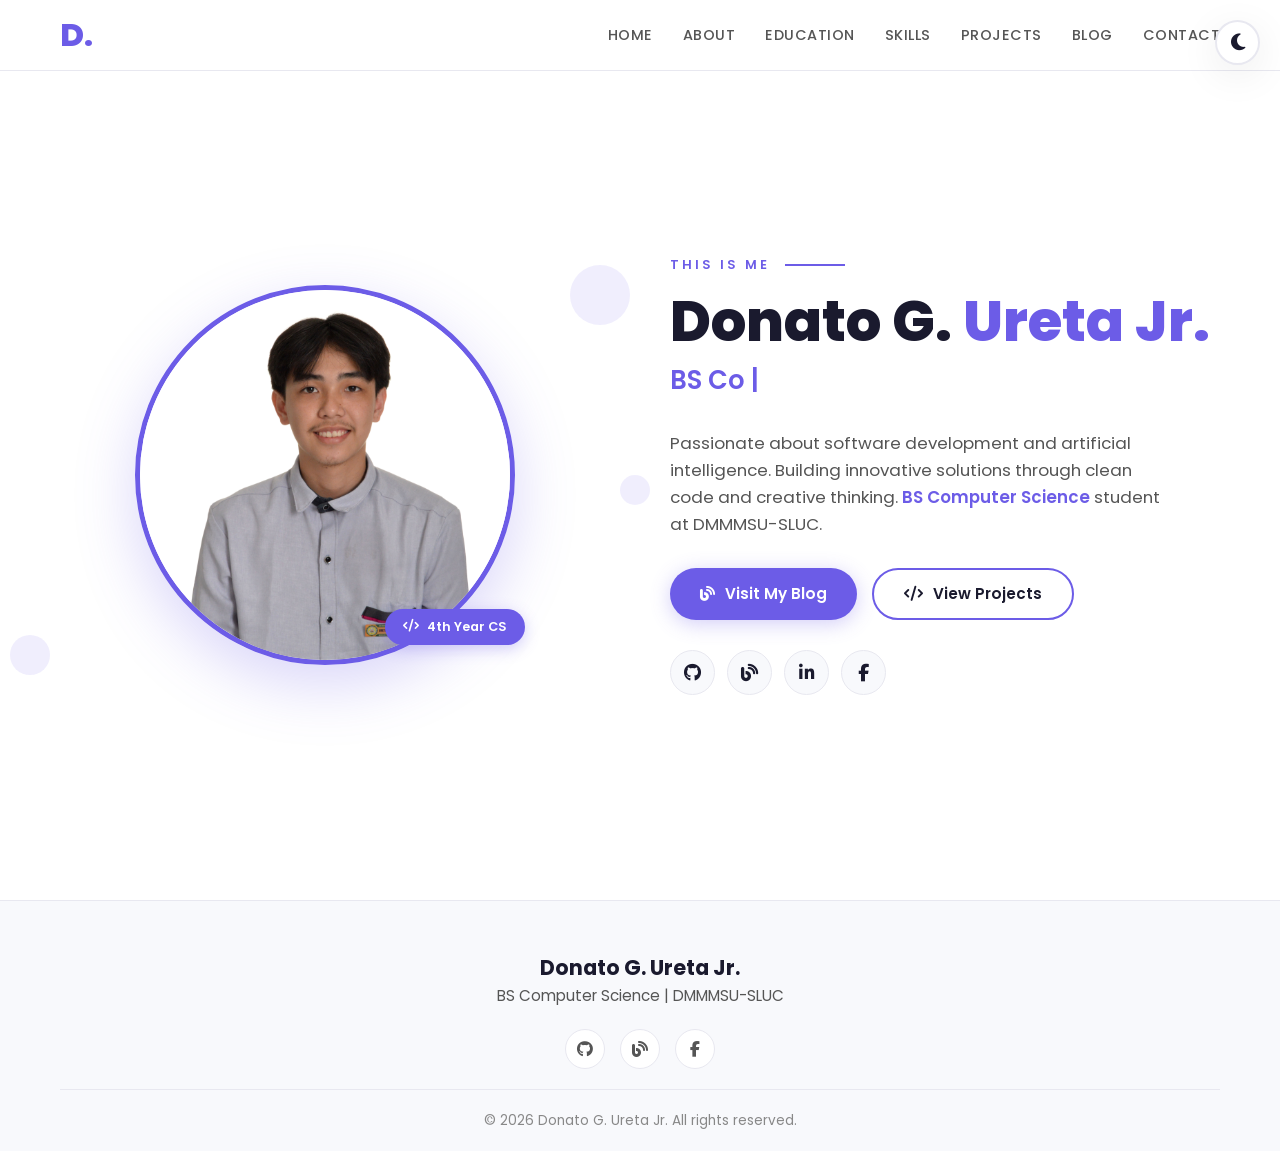
<file: index.html>
<!DOCTYPE html>
<html lang="en">
<head>
    <meta charset="UTF-8" />
    <meta name="viewport" content="width=device-width, initial-scale=1.0" />
    <title>Donato G. Ureta Jr. | Home</title>
    
    <link href="https://fonts.googleapis.com/css2?family=Poppins:wght@300;400;500;600;700;800;900&display=swap" rel="stylesheet" />
    <link rel="stylesheet" href="https://cdnjs.cloudflare.com/ajax/libs/font-awesome/6.4.0/css/all.min.css" />
    <link rel="stylesheet" href="css/style.css" />
</head>
<body>
    <!-- Theme Toggle -->
    <div class="theme-toggle" id="themeToggle" aria-label="Toggle Theme">
        <i class="fas fa-moon"></i>
    </div>

    <!-- Navigation -->
    <nav class="navbar" id="navbar">
        <div class="nav-container">
            <div class="nav-logo">
                <a href="index.html">D<span>.</span></a>
            </div>
            <ul class="nav-menu" id="navMenu">
                <li><a href="index.html" class="nav-link active">Home</a></li>
                <li><a href="about.html" class="nav-link">About</a></li>
                <li><a href="education.html" class="nav-link">Education</a></li>
                <li><a href="skills.html" class="nav-link">Skills</a></li>
                <li><a href="projects.html" class="nav-link">Projects</a></li>
                <li><a href="blog.html" class="nav-link">Blog</a></li>
                <li><a href="contact.html" class="nav-link">Contact</a></li>
            </ul>
            <div class="hamburger" id="hamburger">
                <span></span><span></span><span></span>
            </div>
        </div>
    </nav>

    <!-- HOME SECTION -->
    <section id="home" class="home">
        <div class="home-container">
            <div class="home-content">
                <div class="home-image-wrapper">
                    <div class="home-image">
                        <div class="image-frame">
                            <div class="image-border">
                                <img src="images/profile-placeholder.jpg" alt="Donato G. Ureta Jr." />
                            </div>
                            <div class="image-badge">
                                <i class="fas fa-code"></i> 4th Year CS
                            </div>
                        </div>
                        <div class="floating-shapes">
                            <span class="shape shape-1"></span>
                            <span class="shape shape-2"></span>
                            <span class="shape shape-3"></span>
                        </div>
                    </div>
                </div>

                <div class="home-text">
                    <div class="home-greeting">
                        <span class="greeting-label">THIS IS ME</span>
                        <span class="greeting-line"></span>
                    </div>
                    <h1 class="home-name">Donato G. <span>Ureta Jr.</span></h1>
                    <div class="home-title-wrapper">
                        <h2 class="home-title">
                            <span class="typed-text" id="typedText"></span>
                            <span class="cursor">|</span>
                        </h2>
                    </div>
                    <p class="home-description">
                        Passionate about software development and artificial intelligence. 
                        Building innovative solutions through clean code and creative thinking.
                        <span class="highlight-text">BS Computer Science</span> student at DMMMSU-SLUC.
                    </p>
                    <div class="home-buttons">
                        <a href="blog.html" class="btn btn-primary">
                            <i class="fas fa-blog"></i> Visit My Blog
                        </a>
                        <a href="projects.html" class="btn btn-secondary">
                            <i class="fas fa-code"></i> View Projects
                        </a>
                    </div>
                    <div class="home-social">
                        <!-- GitHub -->
                        <a href="https://github.com/djureta23109563-spec" target="_blank" class="social-link" aria-label="GitHub">
                            <i class="fab fa-github"></i>
                        </a>
                        <!-- Blog -->
                        <a href="https://react-blog-bpx3.vercel.app" target="_blank" class="social-link" aria-label="Blog">
                            <i class="fas fa-blog"></i>
                        </a>
                        <!-- LinkedIn -->
                        <a href="https://github.com/djureta23109563-spec/react-blog" target="_blank" class="social-link" aria-label="LinkedIn">
                            <i class="fab fa-linkedin-in"></i>
                        </a>
                        <!-- Facebook -->
                        <a href="https://www.facebook.com/share/1DteAxSLZU/" target="_blank" class="social-link" aria-label="Facebook">
                            <i class="fab fa-facebook-f"></i>
                        </a>
                    </div>
                </div>
            </div>
        </div>
    </section>

    <!-- Footer -->
    <footer class="footer">
        <div class="container">
            <div class="footer-content">
                <div class="footer-text">
                    <h3>Donato G. Ureta Jr.</h3>
                    <p>BS Computer Science | DMMMSU-SLUC</p>
                </div>
                <div class="footer-social">
                    <a href="https://github.com/djureta23109563-spec" target="_blank"><i class="fab fa-github"></i></a>
                    <a href="https://react-blog-bpx3.vercel.app" target="_blank"><i class="fas fa-blog"></i></a>
                    <a href="https://www.facebook.com/share/1DteAxSLZU/" target="_blank"><i class="fab fa-facebook-f"></i></a>
                </div>
                <div class="footer-bottom">
                    <p>&copy; 2026 Donato G. Ureta Jr. All rights reserved.</p>
                </div>
            </div>
        </div>
    </footer>

    <script src="js/script.js"></script>
</body>
</html>
</file>
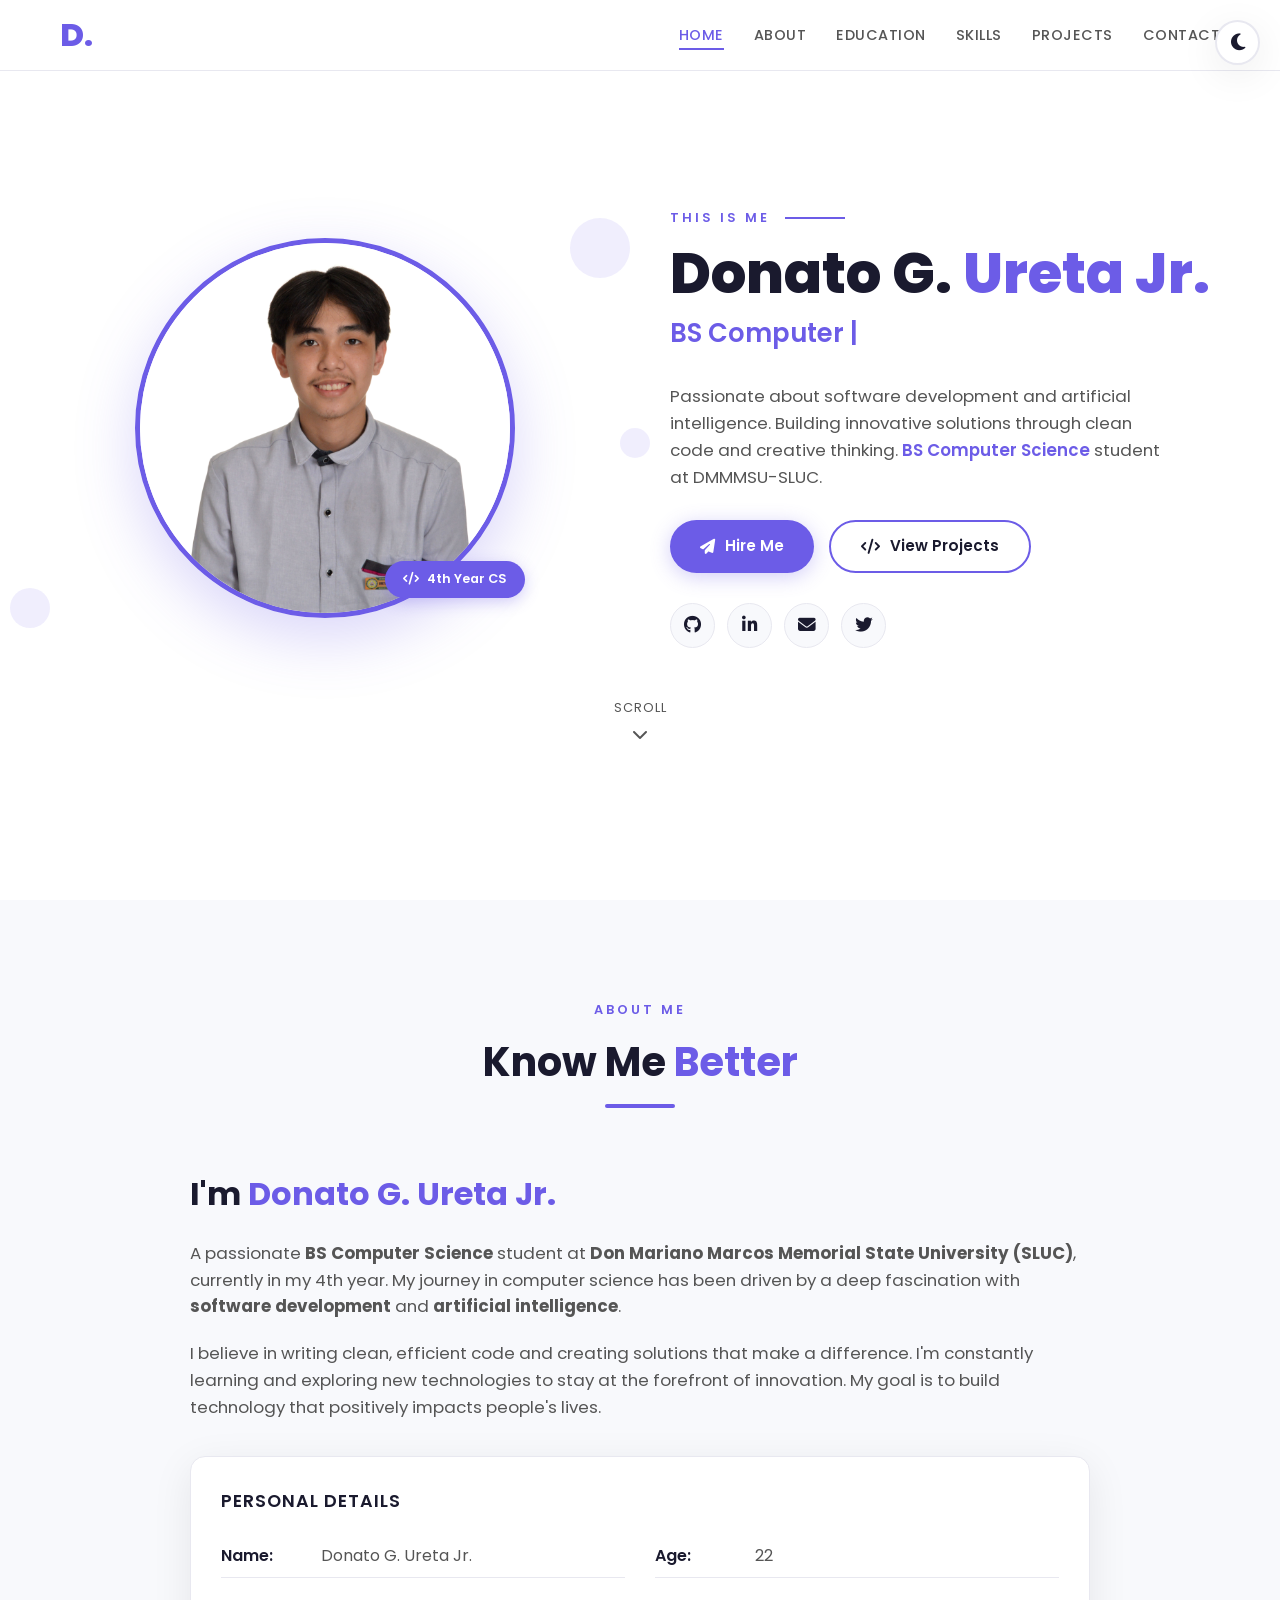
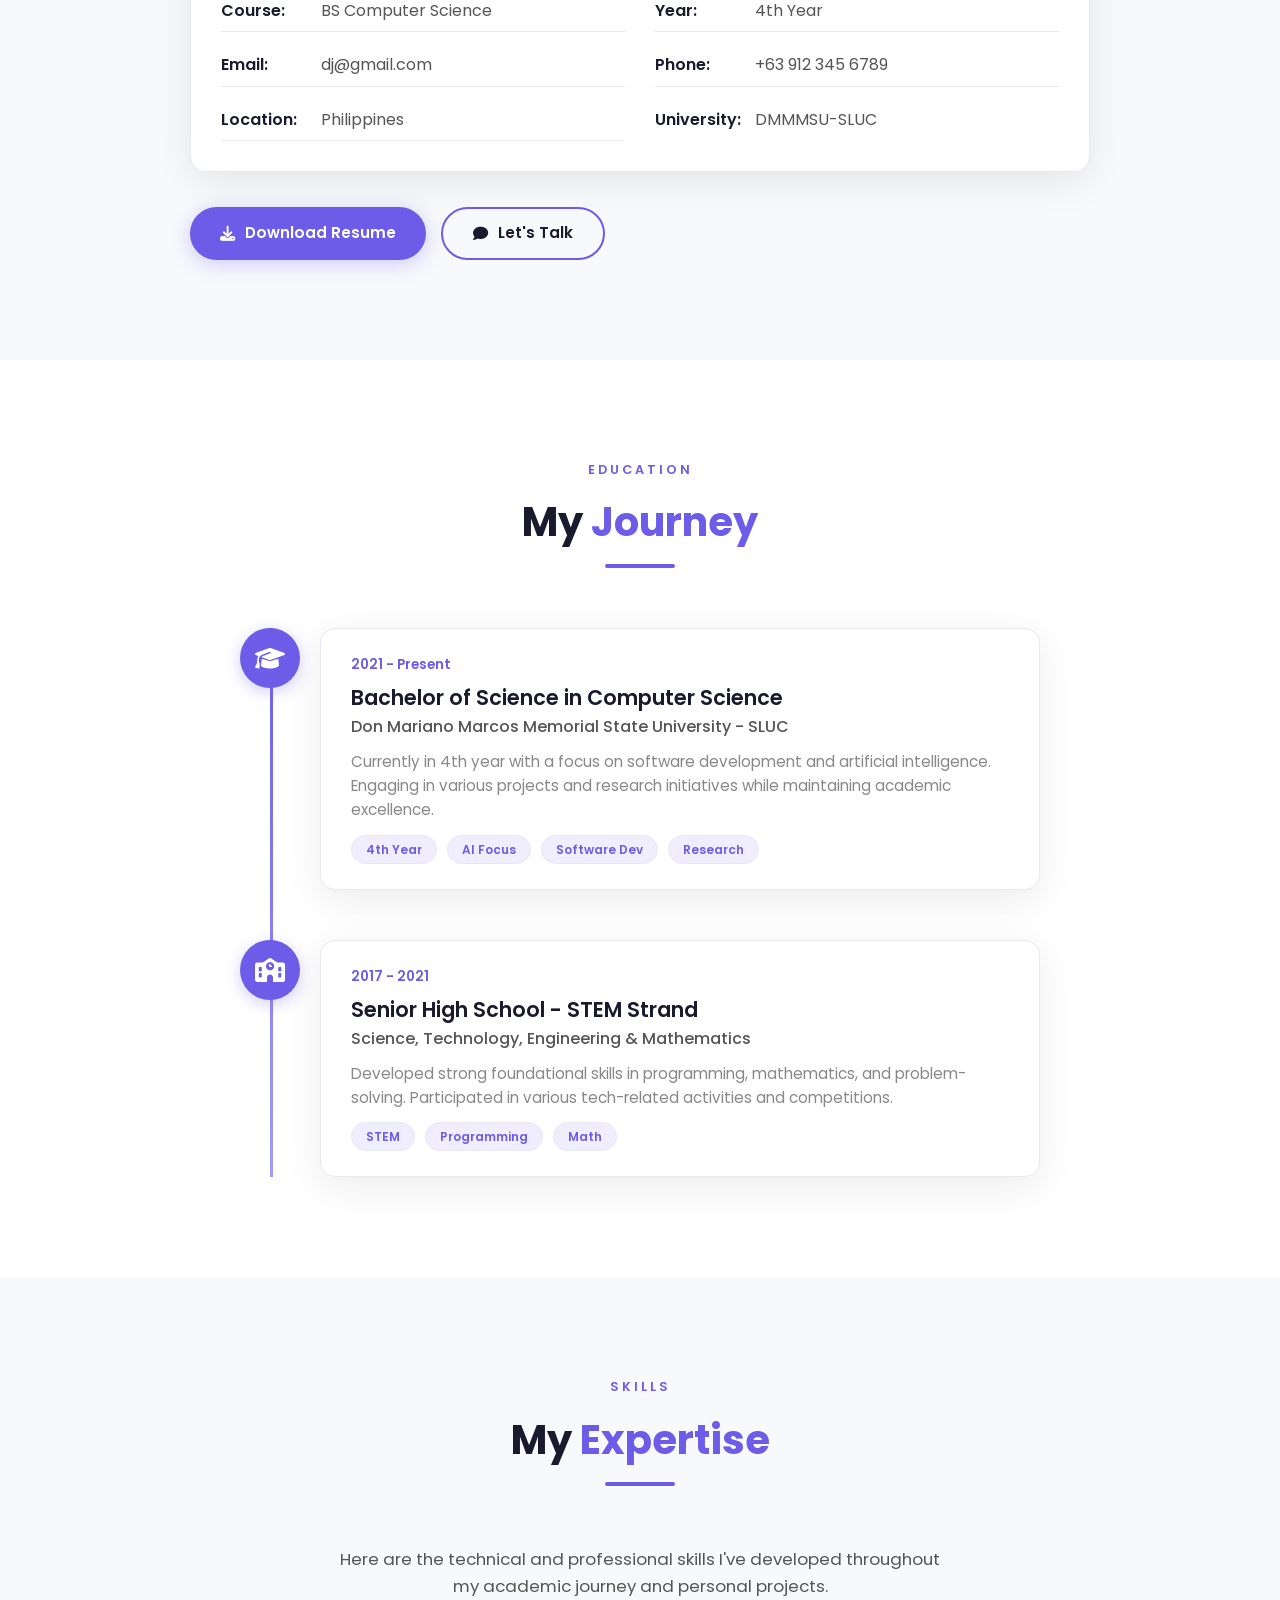
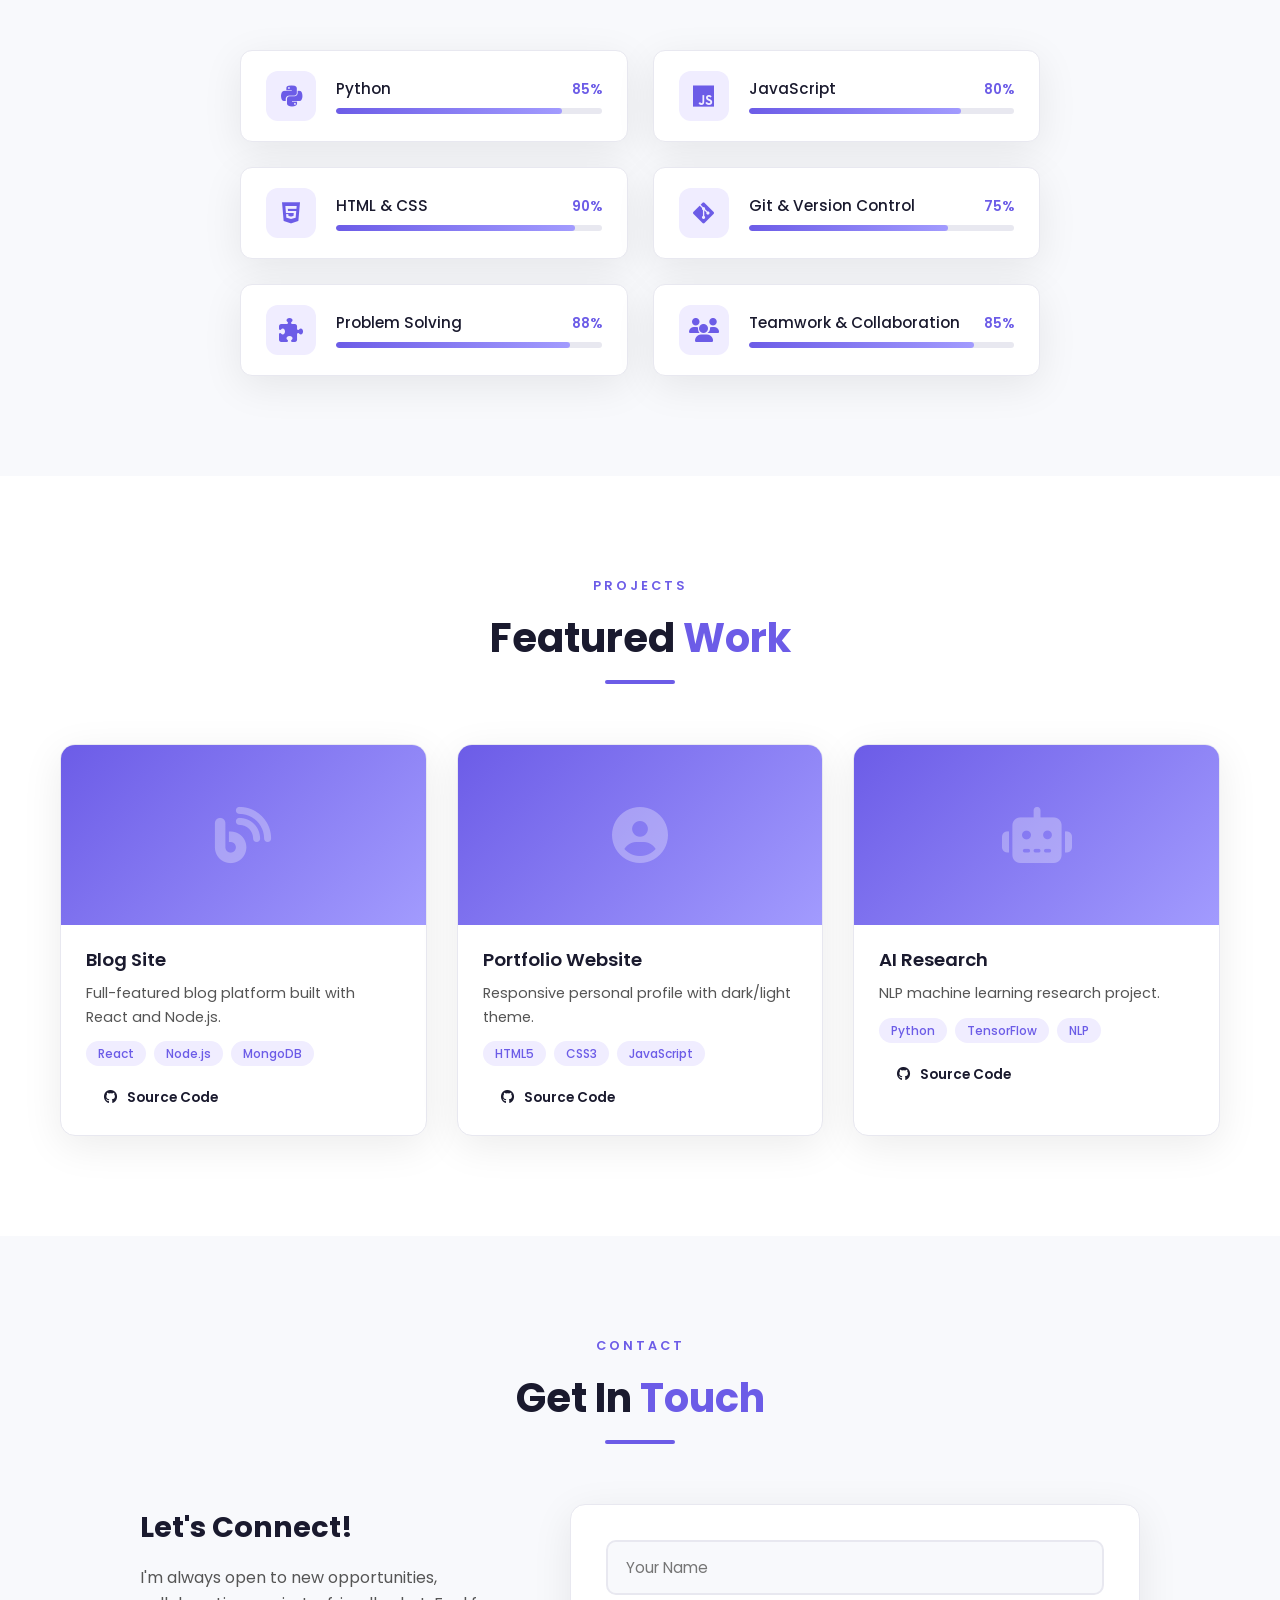
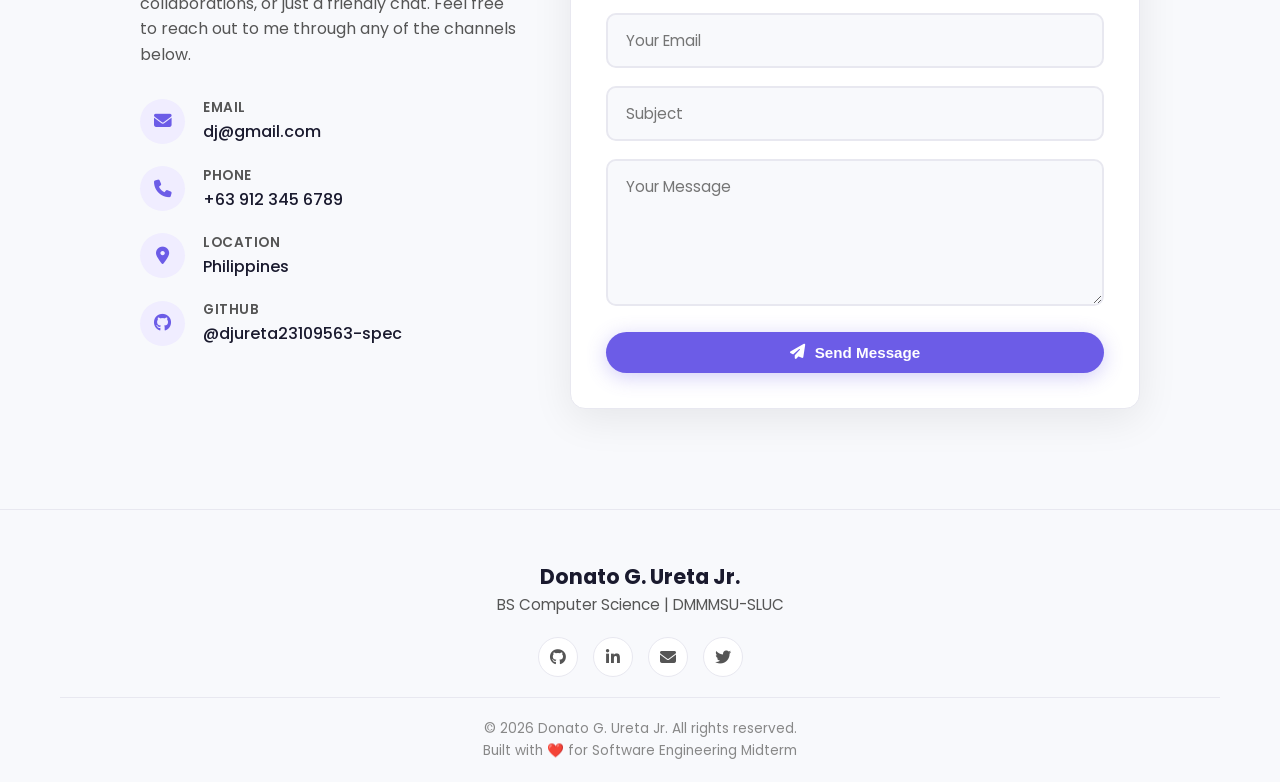
<file: personal-profile/index.html>
<!DOCTYPE html>
<html lang="en">
<head>
    <meta charset="UTF-8" />
    <meta name="viewport" content="width=device-width, initial-scale=1.0" />
    <title>Donato G. Ureta Jr. | Portfolio</title>
    
    <!-- Google Fonts -->
    <link href="https://fonts.googleapis.com/css2?family=Poppins:wght@300;400;500;600;700;800;900&family=Inter:wght@400;500;600;700&display=swap" rel="stylesheet" />
    
    <!-- Font Awesome Icons -->
    <link rel="stylesheet" href="https://cdnjs.cloudflare.com/ajax/libs/font-awesome/6.4.0/css/all.min.css" />
    
    <!-- Custom CSS -->
    <link rel="stylesheet" href="css/style.css" />
</head>
<body>
    <!-- ========== Theme Toggle ========== -->
    <div class="theme-toggle" id="themeToggle" aria-label="Toggle Theme">
        <i class="fas fa-moon"></i>
    </div>

    <!-- ========== Navigation ========== -->
    <nav class="navbar" id="navbar">
        <div class="nav-container">
            <div class="nav-logo">
                <a href="#home">D<span>.</span></a>
            </div>
            <ul class="nav-menu" id="navMenu">
                <li><a href="#home" class="nav-link active">Home</a></li>
                <li><a href="#about" class="nav-link">About</a></li>
                <li><a href="#education" class="nav-link">Education</a></li>
                <li><a href="#skills" class="nav-link">Skills</a></li>
                <li><a href="#projects" class="nav-link">Projects</a></li>
                <li><a href="#contact" class="nav-link">Contact</a></li>
            </ul>
            <div class="hamburger" id="hamburger">
                <span></span>
                <span></span>
                <span></span>
            </div>
        </div>
    </nav>

    <!-- ========== HOME SECTION ========== -->
    <section id="home" class="home">
        <div class="home-container">
            <div class="home-content">
                <!-- Left Side - Image -->
                <div class="home-image-wrapper">
                    <div class="home-image">
                        <div class="image-frame">
                            <div class="image-border">
                                <img src="images/profile-placeholder.jpg" alt="Donato G. Ureta Jr." />
                            </div>
                            <div class="image-badge">
                                <i class="fas fa-code"></i> 4th Year CS
                            </div>
                        </div>
                        <div class="floating-shapes">
                            <span class="shape shape-1"></span>
                            <span class="shape shape-2"></span>
                            <span class="shape shape-3"></span>
                        </div>
                    </div>
                </div>

                <!-- Right Side - Content -->
                <div class="home-text">
                    <div class="home-greeting">
                        <span class="greeting-label">THIS IS ME</span>
                        <span class="greeting-line"></span>
                    </div>
                    <h1 class="home-name">Donato G. <span>Ureta Jr.</span></h1>
                    <div class="home-title-wrapper">
                        <h2 class="home-title">
                            <span class="typed-text" id="typedText"></span>
                            <span class="cursor">|</span>
                        </h2>
                    </div>
                    <p class="home-description">
                        Passionate about software development and artificial intelligence. 
                        Building innovative solutions through clean code and creative thinking.
                        <span class="highlight-text">BS Computer Science</span> student at DMMMSU-SLUC.
                    </p>
                    <div class="home-buttons">
                        <a href="#contact" class="btn btn-primary">
                            <i class="fas fa-paper-plane"></i> Hire Me
                        </a>
                        <a href="#projects" class="btn btn-secondary">
                            <i class="fas fa-code"></i> View Projects
                        </a>
                    </div>
                    <div class="home-social">
                        <a href="https://github.com/djureta23109563-spec" target="_blank" class="social-link" aria-label="GitHub">
                            <i class="fab fa-github"></i>
                        </a>
                        <a href="https://github.com/djureta23109563-spec/react-blog" target="_blank" class="social-link" aria-label="LinkedIn">
                            <i class="fab fa-linkedin-in"></i>
                        </a>
                        <a href="mailto:dj@gmail.com" class="social-link" aria-label="Email">
                            <i class="fas fa-envelope"></i>
                        </a>
                        <a href="#" class="social-link" aria-label="Twitter">
                            <i class="fab fa-twitter"></i>
                        </a>
                    </div>
                </div>
            </div>
        </div>
        <div class="home-scroll">
            <a href="#about" class="scroll-down">
                <span>Scroll</span>
                <i class="fas fa-chevron-down"></i>
            </a>
        </div>
    </section>

    <!-- ========== ABOUT SECTION ========== -->
    <section id="about" class="about">
        <div class="container">
            <div class="section-header">
                <span class="section-subtitle">ABOUT ME</span>
                <h2 class="section-title">Know Me <span>Better</span></h2>
                <div class="section-line"></div>
            </div>
            <div class="about-content">
                <div class="about-text">
                    <h3>I'm <span>Donato G. Ureta Jr.</span></h3>
                    <p>
                        A passionate <strong>BS Computer Science</strong> student at 
                        <strong>Don Mariano Marcos Memorial State University (SLUC)</strong>, 
                        currently in my 4th year. My journey in computer science has been driven 
                        by a deep fascination with <strong>software development</strong> and 
                        <strong>artificial intelligence</strong>.
                    </p>
                    <p>
                        I believe in writing clean, efficient code and creating solutions that 
                        make a difference. I'm constantly learning and exploring new technologies 
                        to stay at the forefront of innovation. My goal is to build technology 
                        that positively impacts people's lives.
                    </p>
                    
                    <!-- Personal Details Grid (Similar to reference) -->
                    <div class="about-details">
                        <h4>Personal Details</h4>
                        <div class="details-grid">
                            <div class="detail-item">
                                <span class="detail-label">Name:</span>
                                <span class="detail-value">Donato G. Ureta Jr.</span>
                            </div>
                            <div class="detail-item">
                                <span class="detail-label">Age:</span>
                                <span class="detail-value">22</span>
                            </div>
                            <div class="detail-item">
                                <span class="detail-label">Course:</span>
                                <span class="detail-value">BS Computer Science</span>
                            </div>
                            <div class="detail-item">
                                <span class="detail-label">Year:</span>
                                <span class="detail-value">4th Year</span>
                            </div>
                            <div class="detail-item">
                                <span class="detail-label">Email:</span>
                                <span class="detail-value">dj@gmail.com</span>
                            </div>
                            <div class="detail-item">
                                <span class="detail-label">Phone:</span>
                                <span class="detail-value">+63 912 345 6789</span>
                            </div>
                            <div class="detail-item">
                                <span class="detail-label">Location:</span>
                                <span class="detail-value">Philippines</span>
                            </div>
                            <div class="detail-item">
                                <span class="detail-label">University:</span>
                                <span class="detail-value">DMMMSU-SLUC</span>
                            </div>
                        </div>
                    </div>
                    
                    <div class="about-cta">
                        <a href="assets/resume.pdf" class="btn btn-primary" download>
                            <i class="fas fa-download"></i> Download Resume
                        </a>
                        <a href="#contact" class="btn btn-secondary">
                            <i class="fas fa-comment"></i> Let's Talk
                        </a>
                    </div>
                </div>
            </div>
        </div>
    </section>

    <!-- ========== EDUCATION SECTION ========== -->
    <section id="education" class="education">
        <div class="container">
            <div class="section-header">
                <span class="section-subtitle">EDUCATION</span>
                <h2 class="section-title">My <span>Journey</span></h2>
                <div class="section-line"></div>
            </div>
            <div class="education-timeline">
                <div class="timeline-item">
                    <div class="timeline-icon">
                        <i class="fas fa-graduation-cap"></i>
                    </div>
                    <div class="timeline-content">
                        <div class="timeline-date">2021 - Present</div>
                        <h3>Bachelor of Science in Computer Science</h3>
                        <h4>Don Mariano Marcos Memorial State University - SLUC</h4>
                        <p>
                            Currently in 4th year with a focus on software development and 
                            artificial intelligence. Engaging in various projects and research 
                            initiatives while maintaining academic excellence.
                        </p>
                        <div class="timeline-tags">
                            <span class="tag">4th Year</span>
                            <span class="tag">AI Focus</span>
                            <span class="tag">Software Dev</span>
                            <span class="tag">Research</span>
                        </div>
                    </div>
                </div>
                <div class="timeline-item">
                    <div class="timeline-icon">
                        <i class="fas fa-school"></i>
                    </div>
                    <div class="timeline-content">
                        <div class="timeline-date">2017 - 2021</div>
                        <h3>Senior High School - STEM Strand</h3>
                        <h4>Science, Technology, Engineering & Mathematics</h4>
                        <p>
                            Developed strong foundational skills in programming, mathematics, 
                            and problem-solving. Participated in various tech-related activities 
                            and competitions.
                        </p>
                        <div class="timeline-tags">
                            <span class="tag">STEM</span>
                            <span class="tag">Programming</span>
                            <span class="tag">Math</span>
                        </div>
                    </div>
                </div>
            </div>
        </div>
    </section>

    <!-- ========== SKILLS SECTION ========== -->
    <section id="skills" class="skills">
        <div class="container">
            <div class="section-header">
                <span class="section-subtitle">SKILLS</span>
                <h2 class="section-title">My <span>Expertise</span></h2>
                <div class="section-line"></div>
            </div>
            <div class="skills-content">
                <div class="skills-text">
                    <p>
                        Here are the technical and professional skills I've developed 
                        throughout my academic journey and personal projects.
                    </p>
                </div>
                <div class="skills-grid">
                    <div class="skill-card">
                        <div class="skill-icon"><i class="fab fa-python"></i></div>
                        <div class="skill-info">
                            <div class="skill-header">
                                <h4>Python</h4>
                                <span class="skill-percent">85%</span>
                            </div>
                            <div class="skill-bar"><div class="skill-progress" data-width="85"></div></div>
                        </div>
                    </div>
                    <div class="skill-card">
                        <div class="skill-icon"><i class="fab fa-js"></i></div>
                        <div class="skill-info">
                            <div class="skill-header">
                                <h4>JavaScript</h4>
                                <span class="skill-percent">80%</span>
                            </div>
                            <div class="skill-bar"><div class="skill-progress" data-width="80"></div></div>
                        </div>
                    </div>
                    <div class="skill-card">
                        <div class="skill-icon"><i class="fab fa-html5"></i></div>
                        <div class="skill-info">
                            <div class="skill-header">
                                <h4>HTML & CSS</h4>
                                <span class="skill-percent">90%</span>
                            </div>
                            <div class="skill-bar"><div class="skill-progress" data-width="90"></div></div>
                        </div>
                    </div>
                    <div class="skill-card">
                        <div class="skill-icon"><i class="fab fa-git-alt"></i></div>
                        <div class="skill-info">
                            <div class="skill-header">
                                <h4>Git & Version Control</h4>
                                <span class="skill-percent">75%</span>
                            </div>
                            <div class="skill-bar"><div class="skill-progress" data-width="75"></div></div>
                        </div>
                    </div>
                    <div class="skill-card">
                        <div class="skill-icon"><i class="fas fa-puzzle-piece"></i></div>
                        <div class="skill-info">
                            <div class="skill-header">
                                <h4>Problem Solving</h4>
                                <span class="skill-percent">88%</span>
                            </div>
                            <div class="skill-bar"><div class="skill-progress" data-width="88"></div></div>
                        </div>
                    </div>
                    <div class="skill-card">
                        <div class="skill-icon"><i class="fas fa-users"></i></div>
                        <div class="skill-info">
                            <div class="skill-header">
                                <h4>Teamwork & Collaboration</h4>
                                <span class="skill-percent">85%</span>
                            </div>
                            <div class="skill-bar"><div class="skill-progress" data-width="85"></div></div>
                        </div>
                    </div>
                </div>
            </div>
        </div>
    </section>

    <!-- ========== PROJECTS SECTION ========== -->
    <section id="projects" class="projects">
        <div class="container">
            <div class="section-header">
                <span class="section-subtitle">PROJECTS</span>
                <h2 class="section-title">Featured <span>Work</span></h2>
                <div class="section-line"></div>
            </div>
            <div class="projects-grid">
                <!-- Project 1 -->
                <div class="project-card">
                    <div class="project-image">
                        <i class="fas fa-blog"></i>
                        <div class="project-overlay">
                            <a href="https://github.com/djureta23109563-spec/react-blog" target="_blank" class="project-link">
                                <i class="fas fa-external-link-alt"></i>
                            </a>
                        </div>
                    </div>
                    <div class="project-content">
                        <h3>Blog Site</h3>
                        <p>Full-featured blog platform built with React and Node.js.</p>
                        <div class="project-tech">
                            <span>React</span><span>Node.js</span><span>MongoDB</span>
                        </div>
                        <a href="https://github.com/djureta23109563-spec/react-blog" target="_blank" class="btn btn-small">
                            <i class="fab fa-github"></i> Source Code
                        </a>
                    </div>
                </div>

                <!-- Project 2 -->
                <div class="project-card">
                    <div class="project-image">
                        <i class="fas fa-user-circle"></i>
                        <div class="project-overlay">
                            <a href="#" class="project-link"><i class="fas fa-external-link-alt"></i></a>
                        </div>
                    </div>
                    <div class="project-content">
                        <h3>Portfolio Website</h3>
                        <p>Responsive personal profile with dark/light theme.</p>
                        <div class="project-tech">
                            <span>HTML5</span><span>CSS3</span><span>JavaScript</span>
                        </div>
                        <a href="#" class="btn btn-small">
                            <i class="fab fa-github"></i> Source Code
                        </a>
                    </div>
                </div>

                <!-- Project 3 -->
                <div class="project-card">
                    <div class="project-image">
                        <i class="fas fa-robot"></i>
                        <div class="project-overlay">
                            <a href="#" class="project-link"><i class="fas fa-external-link-alt"></i></a>
                        </div>
                    </div>
                    <div class="project-content">
                        <h3>AI Research</h3>
                        <p>NLP machine learning research project.</p>
                        <div class="project-tech">
                            <span>Python</span><span>TensorFlow</span><span>NLP</span>
                        </div>
                        <a href="#" class="btn btn-small">
                            <i class="fab fa-github"></i> Source Code
                        </a>
                    </div>
                </div>
            </div>
        </div>
    </section>

    <!-- ========== CONTACT SECTION ========== -->
    <section id="contact" class="contact">
        <div class="container">
            <div class="section-header">
                <span class="section-subtitle">CONTACT</span>
                <h2 class="section-title">Get In <span>Touch</span></h2>
                <div class="section-line"></div>
            </div>
            <div class="contact-content">
                <div class="contact-info">
                    <h3>Let's Connect!</h3>
                    <p>
                        I'm always open to new opportunities, collaborations, or 
                        just a friendly chat. Feel free to reach out to me through 
                        any of the channels below.
                    </p>
                    <div class="contact-details">
                        <div class="contact-item">
                            <div class="contact-icon"><i class="fas fa-envelope"></i></div>
                            <div>
                                <h4>Email</h4>
                                <a href="mailto:dj@gmail.com">dj@gmail.com</a>
                            </div>
                        </div>
                        <div class="contact-item">
                            <div class="contact-icon"><i class="fas fa-phone"></i></div>
                            <div>
                                <h4>Phone</h4>
                                <a href="tel:+639123456789">+63 912 345 6789</a>
                            </div>
                        </div>
                        <div class="contact-item">
                            <div class="contact-icon"><i class="fas fa-map-marker-alt"></i></div>
                            <div>
                                <h4>Location</h4>
                                <span>Philippines</span>
                            </div>
                        </div>
                        <div class="contact-item">
                            <div class="contact-icon"><i class="fab fa-github"></i></div>
                            <div>
                                <h4>GitHub</h4>
                                <a href="https://github.com/djureta23109563-spec" target="_blank">@djureta23109563-spec</a>
                            </div>
                        </div>
                    </div>
                </div>
                <div class="contact-form-wrapper">
                    <form id="contactForm" class="contact-form">
                        <div class="form-group">
                            <input type="text" id="name" placeholder="Your Name" required />
                            <span class="error-message" id="nameError"></span>
                        </div>
                        <div class="form-group">
                            <input type="email" id="email" placeholder="Your Email" required />
                            <span class="error-message" id="emailError"></span>
                        </div>
                        <div class="form-group">
                            <input type="text" id="subject" placeholder="Subject" required />
                            <span class="error-message" id="subjectError"></span>
                        </div>
                        <div class="form-group">
                            <textarea id="message" rows="5" placeholder="Your Message" required></textarea>
                            <span class="error-message" id="messageError"></span>
                        </div>
                        <button type="submit" class="btn btn-primary btn-submit">
                            <i class="fas fa-paper-plane"></i> Send Message
                        </button>
                    </form>
                </div>
            </div>
        </div>
    </section>

    <!-- ========== FOOTER ========== -->
    <footer class="footer">
        <div class="container">
            <div class="footer-content">
                <div class="footer-text">
                    <h3>Donato G. Ureta Jr.</h3>
                    <p>BS Computer Science | DMMMSU-SLUC</p>
                </div>
                <div class="footer-social">
                    <a href="https://github.com/djureta23109563-spec" target="_blank"><i class="fab fa-github"></i></a>
                    <a href="https://github.com/djureta23109563-spec/react-blog" target="_blank"><i class="fab fa-linkedin-in"></i></a>
                    <a href="mailto:dj@gmail.com"><i class="fas fa-envelope"></i></a>
                    <a href="#"><i class="fab fa-twitter"></i></a>
                </div>
                <div class="footer-bottom">
                    <p>&copy; 2026 Donato G. Ureta Jr. All rights reserved.</p>
                    <p>Built with ❤️ for Software Engineering Midterm</p>
                </div>
            </div>
        </div>
    </footer>

    <!-- Custom JavaScript -->
    <script src="js/script.js"></script>
</body>
</html>
</file>
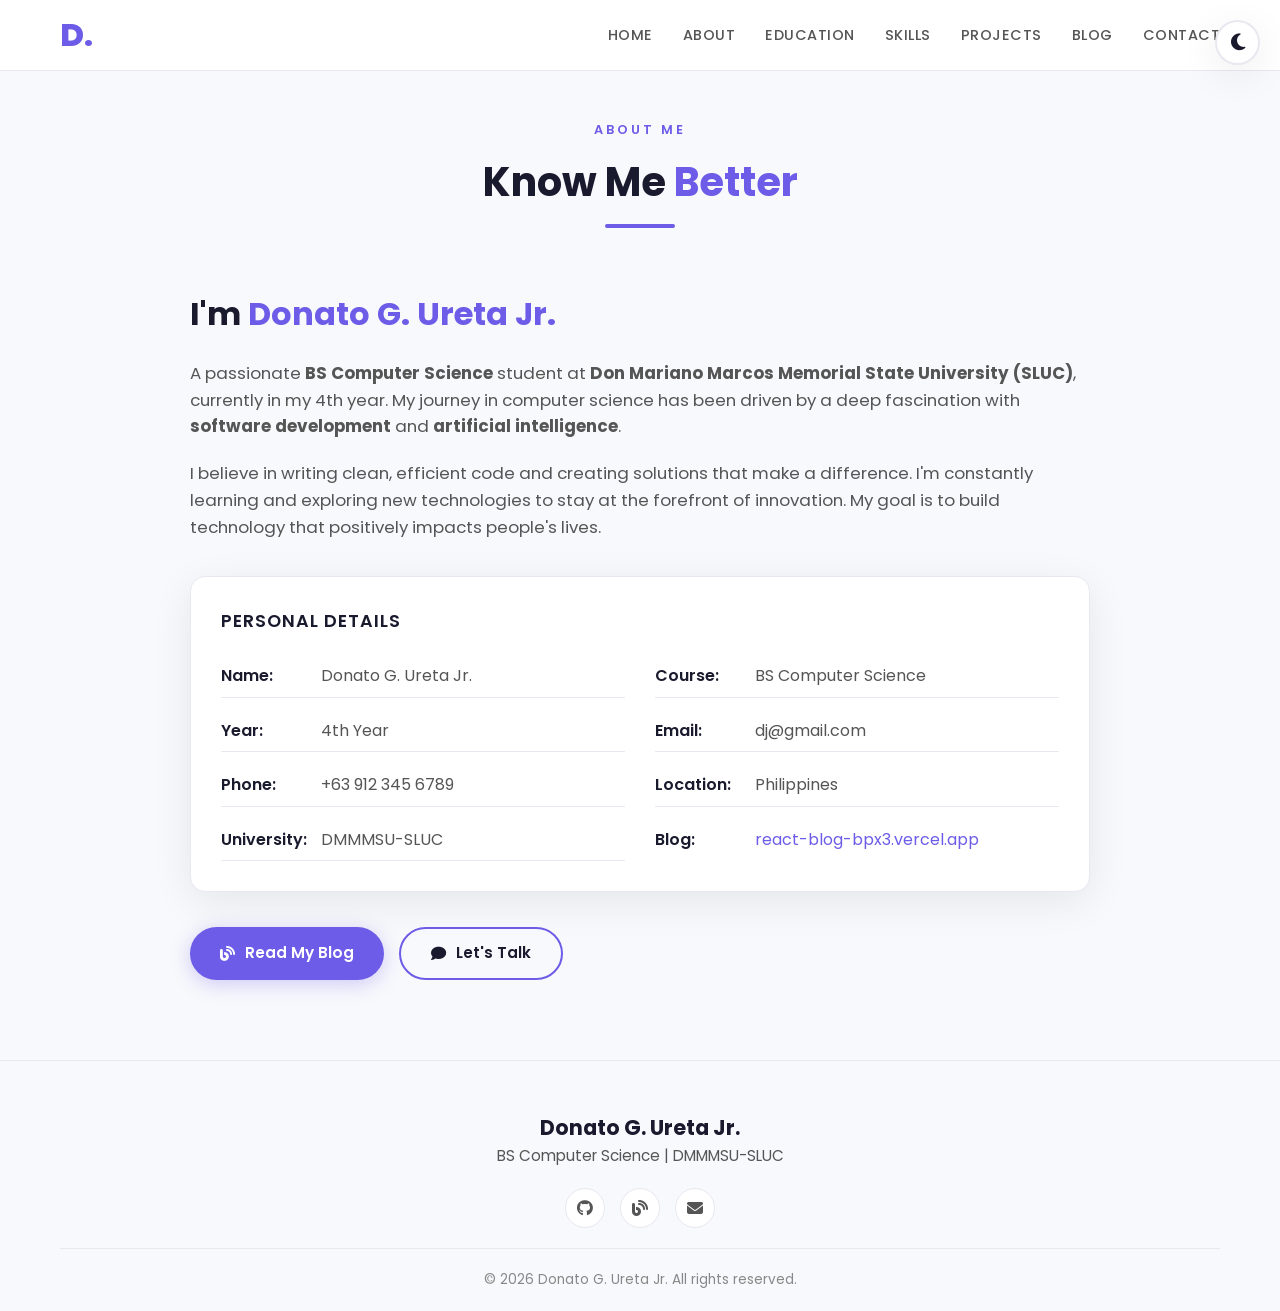
<file: about.html>
<!DOCTYPE html>
<html lang="en">
<head>
    <meta charset="UTF-8" />
    <meta name="viewport" content="width=device-width, initial-scale=1.0" />
    <title>Donato G. Ureta Jr. | About</title>
    
    <link href="https://fonts.googleapis.com/css2?family=Poppins:wght@300;400;500;600;700;800;900&display=swap" rel="stylesheet" />
    <link rel="stylesheet" href="https://cdnjs.cloudflare.com/ajax/libs/font-awesome/6.4.0/css/all.min.css" />
    <link rel="stylesheet" href="css/style.css" />
</head>
<body>
    <!-- Theme Toggle -->
    <div class="theme-toggle" id="themeToggle" aria-label="Toggle Theme">
        <i class="fas fa-moon"></i>
    </div>

    <!-- Navigation -->
    <nav class="navbar" id="navbar">
        <div class="nav-container">
            <div class="nav-logo">
                <a href="index.html">D<span>.</span></a>
            </div>
            <ul class="nav-menu" id="navMenu">
                <li><a href="index.html" class="nav-link">Home</a></li>
                <li><a href="about.html" class="nav-link active">About</a></li>
                <li><a href="education.html" class="nav-link">Education</a></li>
                <li><a href="skills.html" class="nav-link">Skills</a></li>
                <li><a href="projects.html" class="nav-link">Projects</a></li>
                <li><a href="blog.html" class="nav-link">Blog</a></li>
                <li><a href="contact.html" class="nav-link">Contact</a></li>
            </ul>
            <div class="hamburger" id="hamburger">
                <span></span><span></span><span></span>
            </div>
        </div>
    </nav>

    <!-- ABOUT SECTION -->
    <section id="about" class="about page-section">
        <div class="container">
            <div class="section-header">
                <span class="section-subtitle">ABOUT ME</span>
                <h2 class="section-title">Know Me <span>Better</span></h2>
                <div class="section-line"></div>
            </div>
            <div class="about-content">
                <div class="about-text">
                    <h3>I'm <span>Donato G. Ureta Jr.</span></h3>
                    <p>
                        A passionate <strong>BS Computer Science</strong> student at 
                        <strong>Don Mariano Marcos Memorial State University (SLUC)</strong>, 
                        currently in my 4th year. My journey in computer science has been driven 
                        by a deep fascination with <strong>software development</strong> and 
                        <strong>artificial intelligence</strong>.
                    </p>
                    <p>
                        I believe in writing clean, efficient code and creating solutions that 
                        make a difference. I'm constantly learning and exploring new technologies 
                        to stay at the forefront of innovation. My goal is to build technology 
                        that positively impacts people's lives.
                    </p>
                    
                    <div class="about-details">
                        <h4>Personal Details</h4>
                        <div class="details-grid">
                            <div class="detail-item">
                                <span class="detail-label">Name:</span>
                                <span class="detail-value">Donato G. Ureta Jr.</span>
                            </div>
                            <div class="detail-item">
                                <span class="detail-label">Course:</span>
                                <span class="detail-value">BS Computer Science</span>
                            </div>
                            <div class="detail-item">
                                <span class="detail-label">Year:</span>
                                <span class="detail-value">4th Year</span>
                            </div>
                            <div class="detail-item">
                                <span class="detail-label">Email:</span>
                                <span class="detail-value">dj@gmail.com</span>
                            </div>
                            <div class="detail-item">
                                <span class="detail-label">Phone:</span>
                                <span class="detail-value">+63 912 345 6789</span>
                            </div>
                            <div class="detail-item">
                                <span class="detail-label">Location:</span>
                                <span class="detail-value">Philippines</span>
                            </div>
                            <div class="detail-item">
                                <span class="detail-label">University:</span>
                                <span class="detail-value">DMMMSU-SLUC</span>
                            </div>
                            <div class="detail-item">
                                <span class="detail-label">Blog:</span>
                                <span class="detail-value">
                                    <a href="https://react-blog-bpx3.vercel.app" target="_blank" style="color: var(--accent-color);">
                                        react-blog-bpx3.vercel.app
                                    </a>
                                </span>
                            </div>
                        </div>
                    </div>
                    
                    <div class="about-cta">
                        <a href="blog.html" class="btn btn-primary">
                            <i class="fas fa-blog"></i> Read My Blog
                        </a>
                        <a href="contact.html" class="btn btn-secondary">
                            <i class="fas fa-comment"></i> Let's Talk
                        </a>
                    </div>
                </div>
            </div>
        </div>
    </section>

    <!-- Footer -->
    <footer class="footer">
        <div class="container">
            <div class="footer-content">
                <div class="footer-text">
                    <h3>Donato G. Ureta Jr.</h3>
                    <p>BS Computer Science | DMMMSU-SLUC</p>
                </div>
                <div class="footer-social">
                    <a href="https://github.com/djureta23109563-spec" target="_blank"><i class="fab fa-github"></i></a>
                    <a href="https://react-blog-bpx3.vercel.app" target="_blank"><i class="fas fa-blog"></i></a>
                    <a href="mailto:dj@gmail.com"><i class="fas fa-envelope"></i></a>
                </div>
                <div class="footer-bottom">
                    <p>&copy; 2026 Donato G. Ureta Jr. All rights reserved.</p>
                </div>
            </div>
        </div>
    </footer>

    <script src="js/script.js"></script>
</body>
</html>
</file>
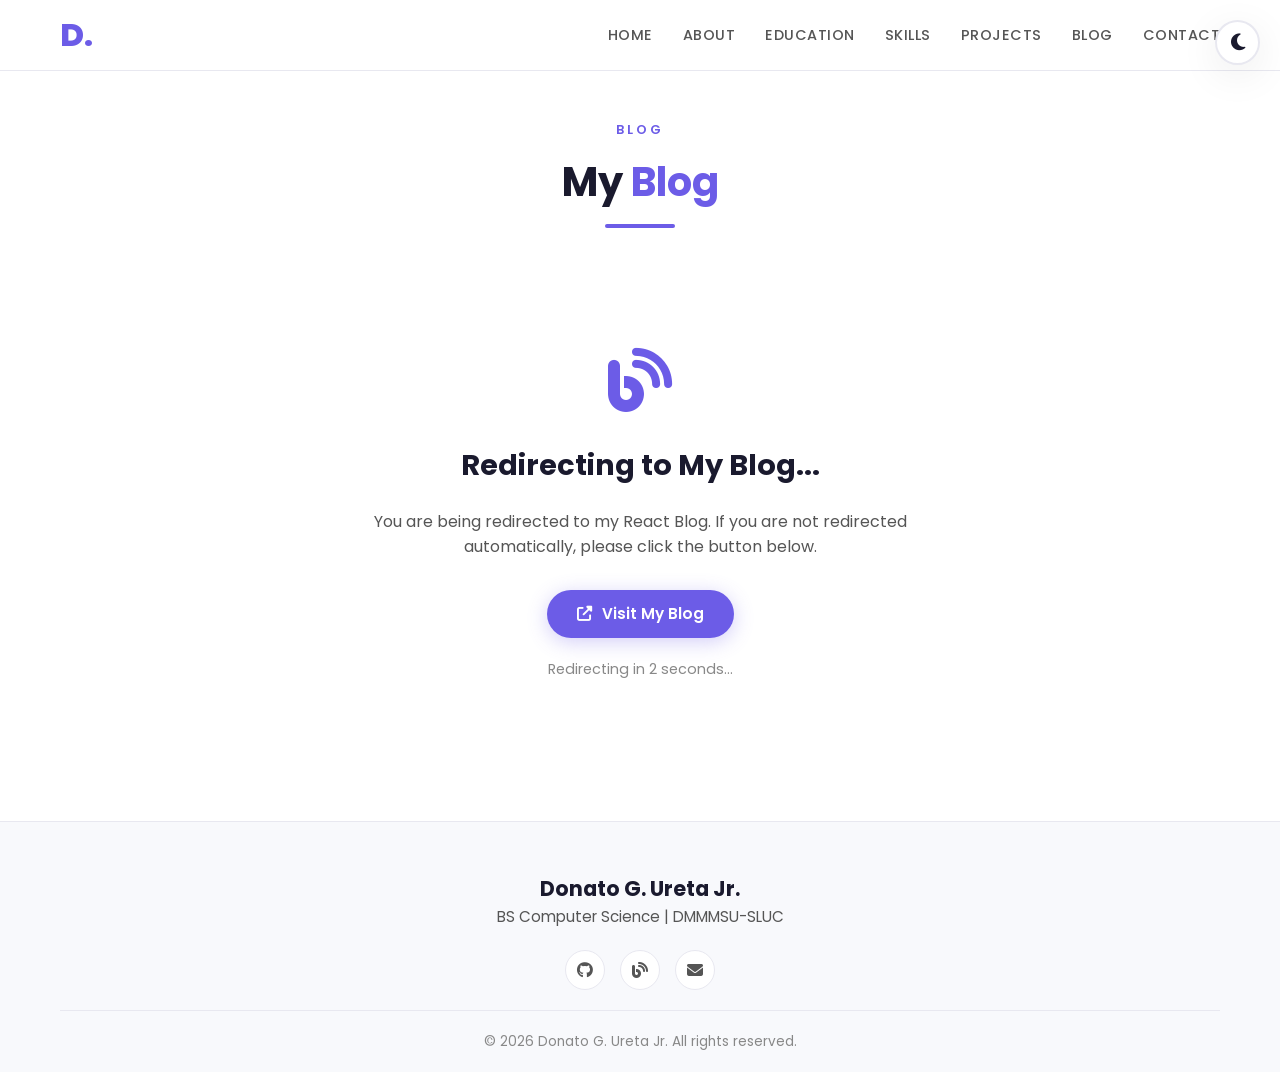
<file: blog.html>
<!DOCTYPE html>
<html lang="en">
<head>
    <meta charset="UTF-8" />
    <meta name="viewport" content="width=device-width, initial-scale=1.0" />
    <title>Donato G. Ureta Jr. | Blog</title>
    
    <link href="https://fonts.googleapis.com/css2?family=Poppins:wght@300;400;500;600;700;800;900&display=swap" rel="stylesheet" />
    <link rel="stylesheet" href="https://cdnjs.cloudflare.com/ajax/libs/font-awesome/6.4.0/css/all.min.css" />
    <link rel="stylesheet" href="css/style.css" />
    
    <!-- Redirect to React Blog after 3 seconds -->
    <meta http-equiv="refresh" content="3;url=https://react-blog-bpx3.vercel.app" />
</head>
<body>
    <div class="theme-toggle" id="themeToggle"><i class="fas fa-moon"></i></div>

    <nav class="navbar" id="navbar">
        <div class="nav-container">
            <div class="nav-logo"><a href="index.html">D<span>.</span></a></div>
            <ul class="nav-menu" id="navMenu">
                <li><a href="index.html" class="nav-link">Home</a></li>
                <li><a href="about.html" class="nav-link">About</a></li>
                <li><a href="education.html" class="nav-link">Education</a></li>
                <li><a href="skills.html" class="nav-link">Skills</a></li>
                <li><a href="projects.html" class="nav-link">Projects</a></li>
                <li><a href="blog.html" class="nav-link active">Blog</a></li>
                <li><a href="contact.html" class="nav-link">Contact</a></li>
            </ul>
            <div class="hamburger" id="hamburger">
                <span></span><span></span><span></span>
            </div>
        </div>
    </nav>

    <section class="blog-redirect page-section">
        <div class="container">
            <div class="section-header">
                <span class="section-subtitle">BLOG</span>
                <h2 class="section-title">My <span>Blog</span></h2>
                <div class="section-line"></div>
            </div>
            <div class="blog-content" style="text-align: center; padding: 60px 0;">
                <i class="fas fa-blog" style="font-size: 4rem; color: var(--accent-color); margin-bottom: 30px;"></i>
                <h3 style="font-size: 1.8rem; margin-bottom: 20px;">Redirecting to My Blog...</h3>
                <p style="color: var(--text-secondary); margin-bottom: 30px;">
                    You are being redirected to my React Blog. If you are not redirected automatically, 
                    please click the button below.
                </p>
                <a href="https://react-blog-bpx3.vercel.app" target="_blank" class="btn btn-primary">
                    <i class="fas fa-external-link-alt"></i> Visit My Blog
                </a>
                <p style="margin-top: 20px; color: var(--text-muted); font-size: 0.9rem;">
                    Redirecting in <span id="countdown">3</span> seconds...
                </p>
            </div>
        </div>
    </section>

    <footer class="footer">
        <div class="container">
            <div class="footer-content">
                <div class="footer-text">
                    <h3>Donato G. Ureta Jr.</h3>
                    <p>BS Computer Science | DMMMSU-SLUC</p>
                </div>
                <div class="footer-social">
                    <a href="https://github.com/djureta23109563-spec" target="_blank"><i class="fab fa-github"></i></a>
                    <a href="https://react-blog-bpx3.vercel.app" target="_blank"><i class="fas fa-blog"></i></a>
                    <a href="mailto:dj@gmail.com"><i class="fas fa-envelope"></i></a>
                </div>
                <div class="footer-bottom">
                    <p>&copy; 2026 Donato G. Ureta Jr. All rights reserved.</p>
                </div>
            </div>
        </div>
    </footer>

    <script src="js/script.js"></script>
    <script>
        // Countdown timer
        let seconds = 3;
        const countdownEl = document.getElementById('countdown');
        const interval = setInterval(() => {
            seconds--;
            if (countdownEl) countdownEl.textContent = seconds;
            if (seconds <= 0) {
                clearInterval(interval);
                window.location.href = 'https://react-blog-bpx3.vercel.app';
            }
        }, 1000);
    </script>
</body>
</html>
</file>
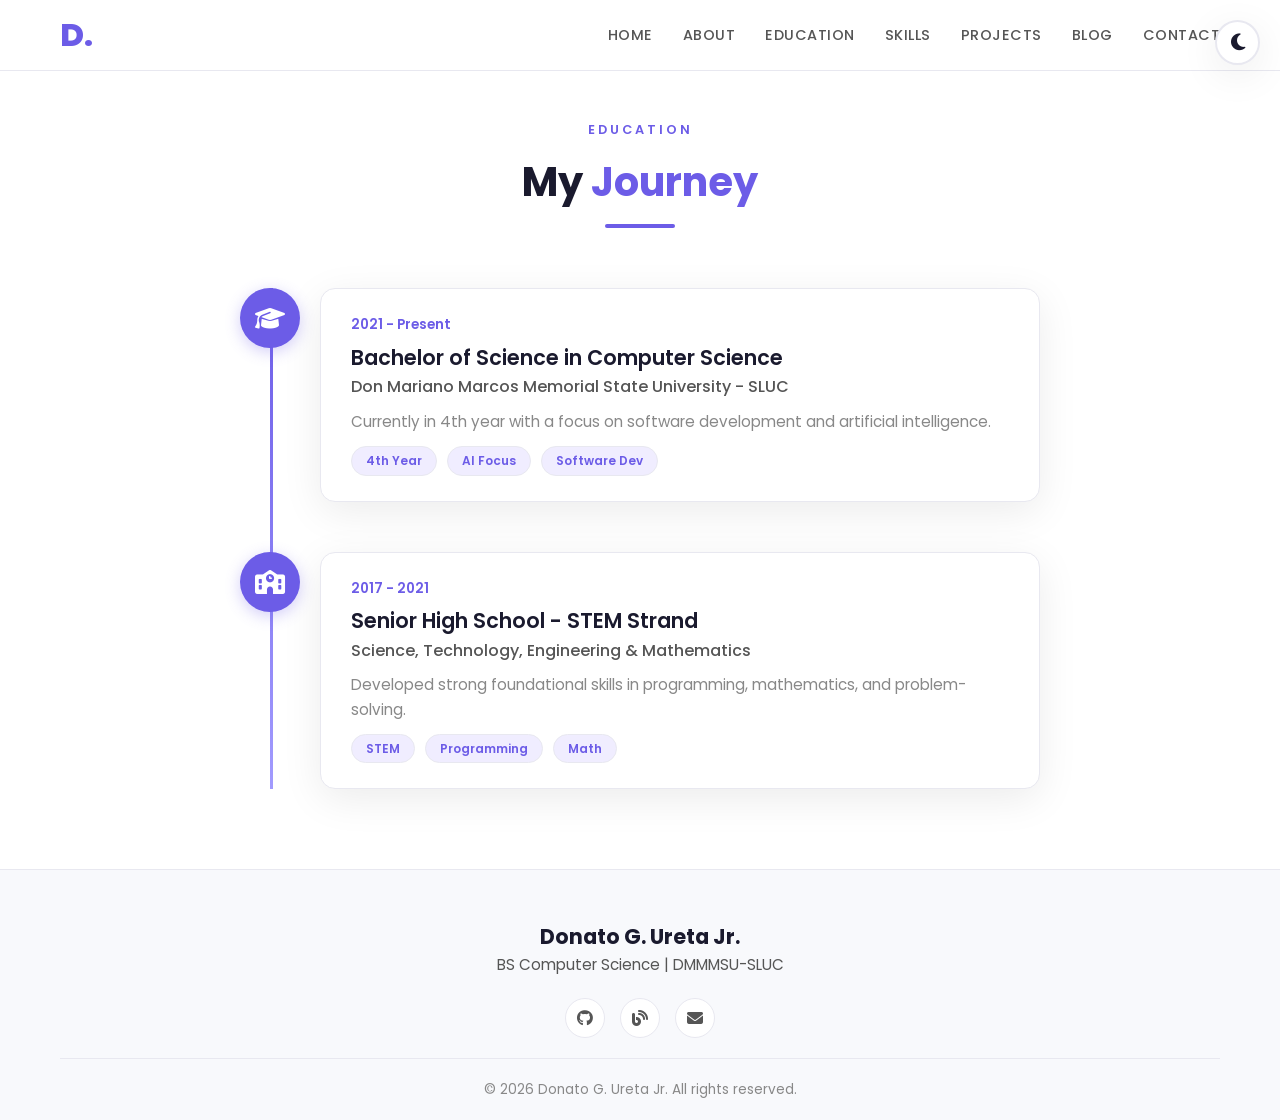
<file: education.html>
<!DOCTYPE html>
<html lang="en">
<head>
    <meta charset="UTF-8" />
    <meta name="viewport" content="width=device-width, initial-scale=1.0" />
    <title>Donato G. Ureta Jr. | Education</title>
    
    <link href="https://fonts.googleapis.com/css2?family=Poppins:wght@300;400;500;600;700;800;900&display=swap" rel="stylesheet" />
    <link rel="stylesheet" href="https://cdnjs.cloudflare.com/ajax/libs/font-awesome/6.4.0/css/all.min.css" />
    <link rel="stylesheet" href="css/style.css" />
</head>
<body>
    <div class="theme-toggle" id="themeToggle"><i class="fas fa-moon"></i></div>

    <nav class="navbar" id="navbar">
        <div class="nav-container">
            <div class="nav-logo"><a href="index.html">D<span>.</span></a></div>
            <ul class="nav-menu" id="navMenu">
                <li><a href="index.html" class="nav-link">Home</a></li>
                <li><a href="about.html" class="nav-link">About</a></li>
                <li><a href="education.html" class="nav-link active">Education</a></li>
                <li><a href="skills.html" class="nav-link">Skills</a></li>
                <li><a href="projects.html" class="nav-link">Projects</a></li>
                <li><a href="blog.html" class="nav-link">Blog</a></li>
                <li><a href="contact.html" class="nav-link">Contact</a></li>
            </ul>
            <div class="hamburger" id="hamburger">
                <span></span><span></span><span></span>
            </div>
        </div>
    </nav>

    <section id="education" class="education page-section">
        <div class="container">
            <div class="section-header">
                <span class="section-subtitle">EDUCATION</span>
                <h2 class="section-title">My <span>Journey</span></h2>
                <div class="section-line"></div>
            </div>
            <div class="education-timeline">
                <div class="timeline-item">
                    <div class="timeline-icon"><i class="fas fa-graduation-cap"></i></div>
                    <div class="timeline-content">
                        <div class="timeline-date">2021 - Present</div>
                        <h3>Bachelor of Science in Computer Science</h3>
                        <h4>Don Mariano Marcos Memorial State University - SLUC</h4>
                        <p>Currently in 4th year with a focus on software development and artificial intelligence.</p>
                        <div class="timeline-tags">
                            <span class="tag">4th Year</span>
                            <span class="tag">AI Focus</span>
                            <span class="tag">Software Dev</span>
                        </div>
                    </div>
                </div>
                <div class="timeline-item">
                    <div class="timeline-icon"><i class="fas fa-school"></i></div>
                    <div class="timeline-content">
                        <div class="timeline-date">2017 - 2021</div>
                        <h3>Senior High School - STEM Strand</h3>
                        <h4>Science, Technology, Engineering & Mathematics</h4>
                        <p>Developed strong foundational skills in programming, mathematics, and problem-solving.</p>
                        <div class="timeline-tags">
                            <span class="tag">STEM</span>
                            <span class="tag">Programming</span>
                            <span class="tag">Math</span>
                        </div>
                    </div>
                </div>
            </div>
        </div>
    </section>

    <footer class="footer">
        <div class="container">
            <div class="footer-content">
                <div class="footer-text">
                    <h3>Donato G. Ureta Jr.</h3>
                    <p>BS Computer Science | DMMMSU-SLUC</p>
                </div>
                <div class="footer-social">
                    <a href="https://github.com/djureta23109563-spec" target="_blank"><i class="fab fa-github"></i></a>
                    <a href="https://react-blog-bpx3.vercel.app" target="_blank"><i class="fas fa-blog"></i></a>
                    <a href="mailto:dj@gmail.com"><i class="fas fa-envelope"></i></a>
                </div>
                <div class="footer-bottom">
                    <p>&copy; 2026 Donato G. Ureta Jr. All rights reserved.</p>
                </div>
            </div>
        </div>
    </footer>

    <script src="js/script.js"></script>
</body>
</html>
</file>
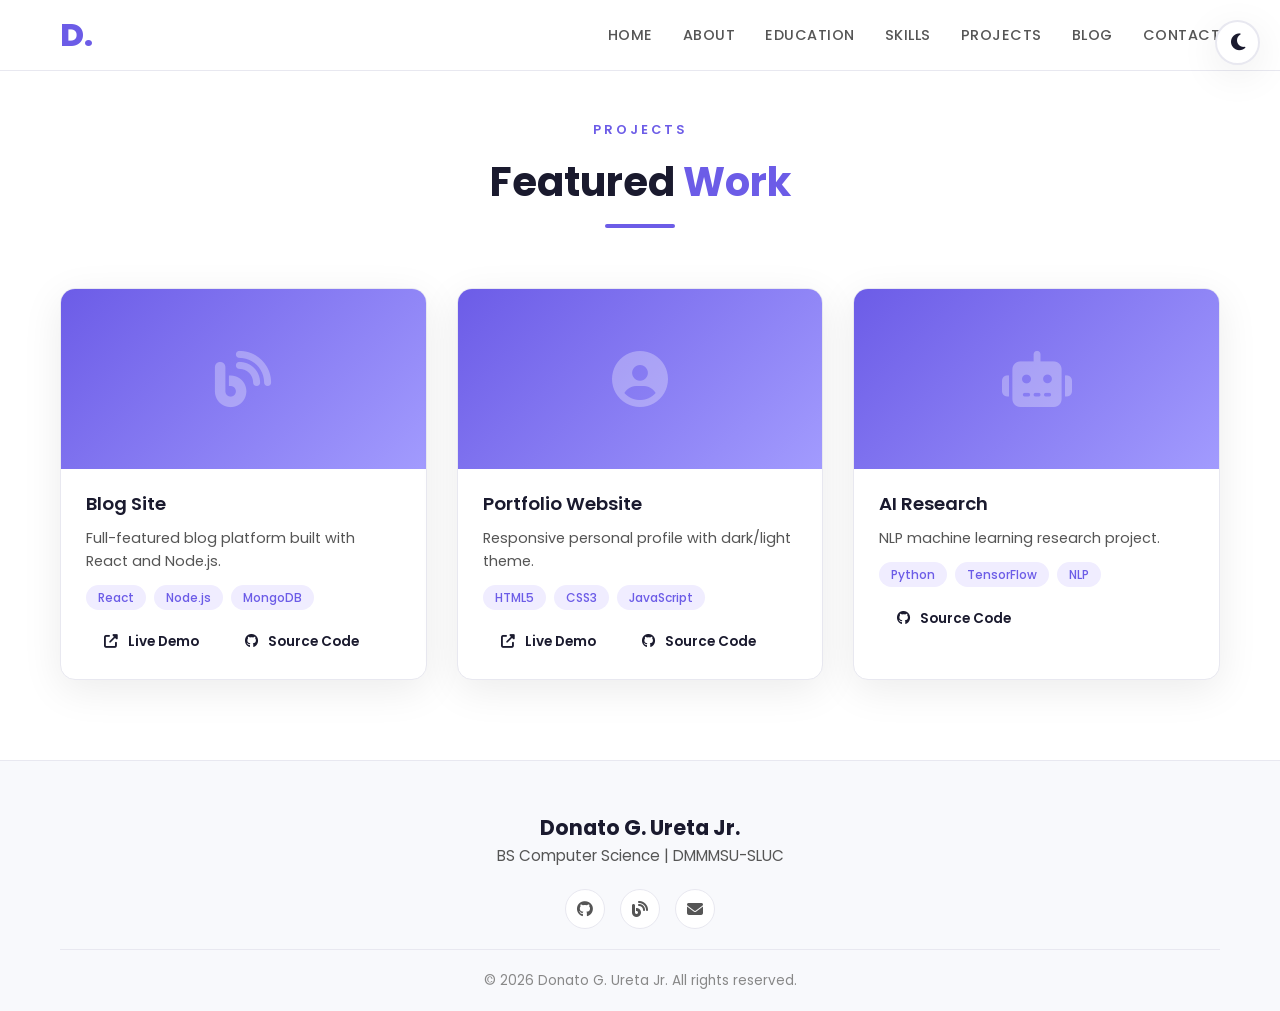
<file: projects.html>
<!DOCTYPE html>
<html lang="en">
<head>
    <meta charset="UTF-8" />
    <meta name="viewport" content="width=device-width, initial-scale=1.0" />
    <title>Donato G. Ureta Jr. | Projects</title>
    
    <link href="https://fonts.googleapis.com/css2?family=Poppins:wght@300;400;500;600;700;800;900&display=swap" rel="stylesheet" />
    <link rel="stylesheet" href="https://cdnjs.cloudflare.com/ajax/libs/font-awesome/6.4.0/css/all.min.css" />
    <link rel="stylesheet" href="css/style.css" />
</head>
<body>
    <div class="theme-toggle" id="themeToggle"><i class="fas fa-moon"></i></div>

    <nav class="navbar" id="navbar">
        <div class="nav-container">
            <div class="nav-logo"><a href="index.html">D<span>.</span></a></div>
            <ul class="nav-menu" id="navMenu">
                <li><a href="index.html" class="nav-link">Home</a></li>
                <li><a href="about.html" class="nav-link">About</a></li>
                <li><a href="education.html" class="nav-link">Education</a></li>
                <li><a href="skills.html" class="nav-link">Skills</a></li>
                <li><a href="projects.html" class="nav-link active">Projects</a></li>
                <li><a href="blog.html" class="nav-link">Blog</a></li>
                <li><a href="contact.html" class="nav-link">Contact</a></li>
            </ul>
            <div class="hamburger" id="hamburger">
                <span></span><span></span><span></span>
            </div>
        </div>
    </nav>

    <section id="projects" class="projects page-section">
        <div class="container">
            <div class="section-header">
                <span class="section-subtitle">PROJECTS</span>
                <h2 class="section-title">Featured <span>Work</span></h2>
                <div class="section-line"></div>
            </div>
            <div class="projects-grid">
                <div class="project-card">
                    <div class="project-image">
                        <i class="fas fa-blog"></i>
                        <div class="project-overlay">
                            <a href="https://react-blog-bpx3.vercel.app" target="_blank" class="project-link">
                                <i class="fas fa-external-link-alt"></i>
                            </a>
                        </div>
                    </div>
                    <div class="project-content">
                        <h3>Blog Site</h3>
                        <p>Full-featured blog platform built with React and Node.js.</p>
                        <div class="project-tech">
                            <span>React</span><span>Node.js</span><span>MongoDB</span>
                        </div>
                        <div class="project-links">
                            <a href="https://react-blog-bpx3.vercel.app" target="_blank" class="btn btn-small">
                                <i class="fas fa-external-link-alt"></i> Live Demo
                            </a>
                            <a href="https://github.com/djureta23109563-spec/react-blog" target="_blank" class="btn btn-small">
                                <i class="fab fa-github"></i> Source Code
                            </a>
                        </div>
                    </div>
                </div>

                <div class="project-card">
                    <div class="project-image">
                        <i class="fas fa-user-circle"></i>
                        <div class="project-overlay">
                            <a href="https://react-blog-bpx3.vercel.app" target="_blank" class="project-link">
                                <i class="fas fa-external-link-alt"></i>
                            </a>
                        </div>
                    </div>
                    <div class="project-content">
                        <h3>Portfolio Website</h3>
                        <p>Responsive personal profile with dark/light theme.</p>
                        <div class="project-tech">
                            <span>HTML5</span><span>CSS3</span><span>JavaScript</span>
                        </div>
                        <div class="project-links">
                            <a href="https://react-blog-bpx3.vercel.app" target="_blank" class="btn btn-small">
                                <i class="fas fa-external-link-alt"></i> Live Demo
                            </a>
                            <a href="#" class="btn btn-small">
                                <i class="fab fa-github"></i> Source Code
                            </a>
                        </div>
                    </div>
                </div>

                <div class="project-card">
                    <div class="project-image">
                        <i class="fas fa-robot"></i>
                        <div class="project-overlay">
                            <a href="#" class="project-link"><i class="fas fa-external-link-alt"></i></a>
                        </div>
                    </div>
                    <div class="project-content">
                        <h3>AI Research</h3>
                        <p>NLP machine learning research project.</p>
                        <div class="project-tech">
                            <span>Python</span><span>TensorFlow</span><span>NLP</span>
                        </div>
                        <a href="#" class="btn btn-small">
                            <i class="fab fa-github"></i> Source Code
                        </a>
                    </div>
                </div>
            </div>
        </div>
    </section>

    <footer class="footer">
        <div class="container">
            <div class="footer-content">
                <div class="footer-text">
                    <h3>Donato G. Ureta Jr.</h3>
                    <p>BS Computer Science | DMMMSU-SLUC</p>
                </div>
                <div class="footer-social">
                    <a href="https://github.com/djureta23109563-spec" target="_blank"><i class="fab fa-github"></i></a>
                    <a href="https://react-blog-bpx3.vercel.app" target="_blank"><i class="fas fa-blog"></i></a>
                    <a href="mailto:dj@gmail.com"><i class="fas fa-envelope"></i></a>
                </div>
                <div class="footer-bottom">
                    <p>&copy; 2026 Donato G. Ureta Jr. All rights reserved.</p>
                </div>
            </div>
        </div>
    </footer>

    <script src="js/script.js"></script>
</body>
</html>
</file>
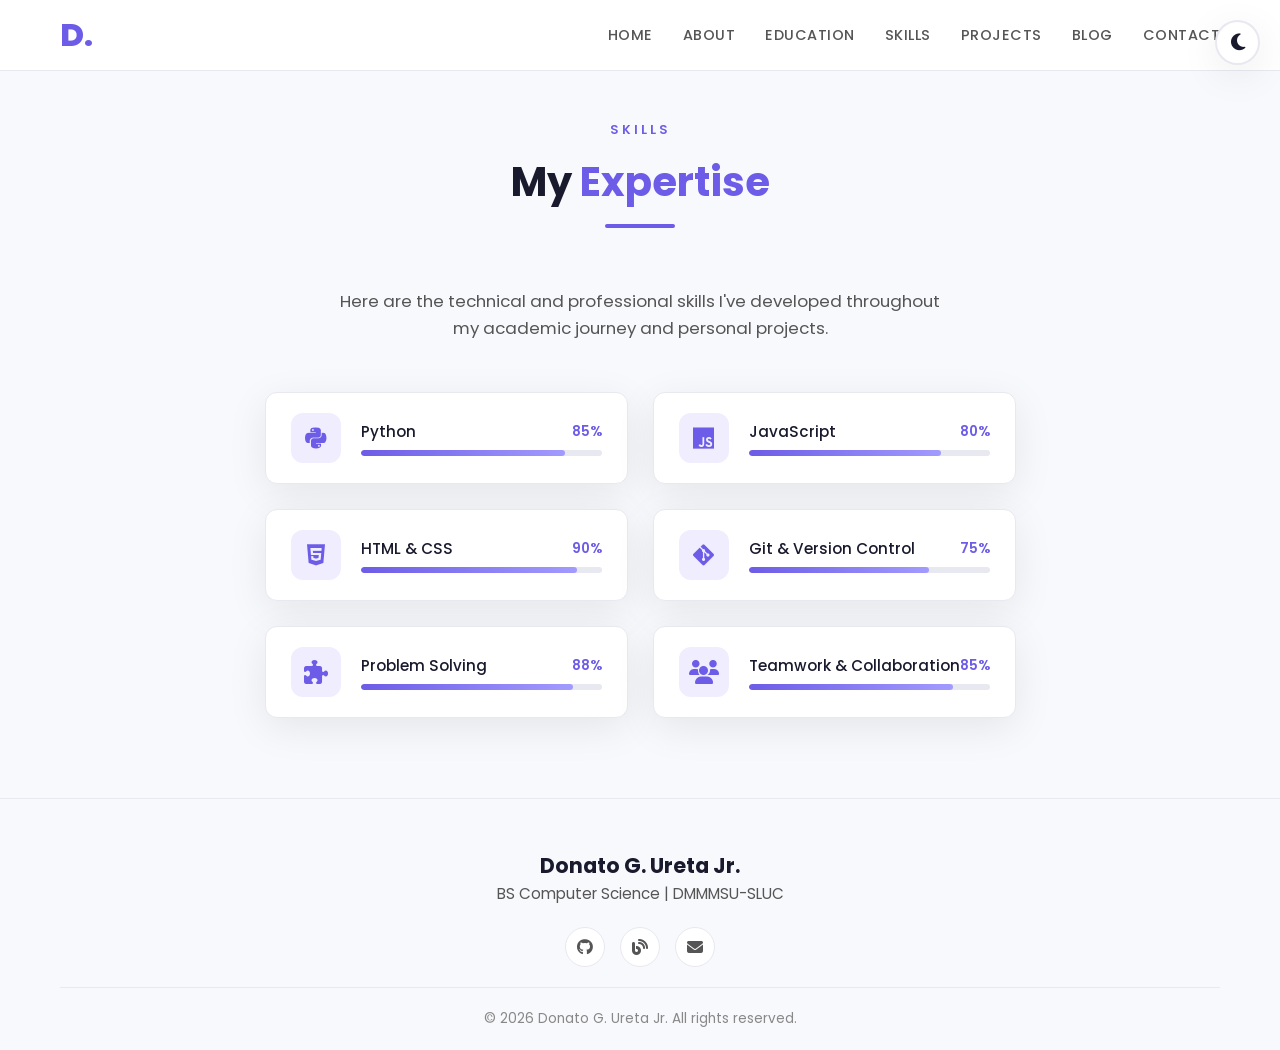
<file: skills.html>
<!DOCTYPE html>
<html lang="en">
<head>
    <meta charset="UTF-8" />
    <meta name="viewport" content="width=device-width, initial-scale=1.0" />
    <title>Donato G. Ureta Jr. | Skills</title>
    
    <link href="https://fonts.googleapis.com/css2?family=Poppins:wght@300;400;500;600;700;800;900&display=swap" rel="stylesheet" />
    <link rel="stylesheet" href="https://cdnjs.cloudflare.com/ajax/libs/font-awesome/6.4.0/css/all.min.css" />
    <link rel="stylesheet" href="css/style.css" />
</head>
<body>
    <div class="theme-toggle" id="themeToggle"><i class="fas fa-moon"></i></div>

    <nav class="navbar" id="navbar">
        <div class="nav-container">
            <div class="nav-logo"><a href="index.html">D<span>.</span></a></div>
            <ul class="nav-menu" id="navMenu">
                <li><a href="index.html" class="nav-link">Home</a></li>
                <li><a href="about.html" class="nav-link">About</a></li>
                <li><a href="education.html" class="nav-link">Education</a></li>
                <li><a href="skills.html" class="nav-link active">Skills</a></li>
                <li><a href="projects.html" class="nav-link">Projects</a></li>
                <li><a href="blog.html" class="nav-link">Blog</a></li>
                <li><a href="contact.html" class="nav-link">Contact</a></li>
            </ul>
            <div class="hamburger" id="hamburger">
                <span></span><span></span><span></span>
            </div>
        </div>
    </nav>

    <section id="skills" class="skills page-section">
        <div class="container">
            <div class="section-header">
                <span class="section-subtitle">SKILLS</span>
                <h2 class="section-title">My <span>Expertise</span></h2>
                <div class="section-line"></div>
            </div>
            <div class="skills-content">
                <div class="skills-text">
                    <p>Here are the technical and professional skills I've developed throughout my academic journey and personal projects.</p>
                </div>
                <div class="skills-grid">
                    <div class="skill-card">
                        <div class="skill-icon"><i class="fab fa-python"></i></div>
                        <div class="skill-info">
                            <div class="skill-header"><h4>Python</h4><span class="skill-percent">85%</span></div>
                            <div class="skill-bar"><div class="skill-progress" data-width="85"></div></div>
                        </div>
                    </div>
                    <div class="skill-card">
                        <div class="skill-icon"><i class="fab fa-js"></i></div>
                        <div class="skill-info">
                            <div class="skill-header"><h4>JavaScript</h4><span class="skill-percent">80%</span></div>
                            <div class="skill-bar"><div class="skill-progress" data-width="80"></div></div>
                        </div>
                    </div>
                    <div class="skill-card">
                        <div class="skill-icon"><i class="fab fa-html5"></i></div>
                        <div class="skill-info">
                            <div class="skill-header"><h4>HTML & CSS</h4><span class="skill-percent">90%</span></div>
                            <div class="skill-bar"><div class="skill-progress" data-width="90"></div></div>
                        </div>
                    </div>
                    <div class="skill-card">
                        <div class="skill-icon"><i class="fab fa-git-alt"></i></div>
                        <div class="skill-info">
                            <div class="skill-header"><h4>Git & Version Control</h4><span class="skill-percent">75%</span></div>
                            <div class="skill-bar"><div class="skill-progress" data-width="75"></div></div>
                        </div>
                    </div>
                    <div class="skill-card">
                        <div class="skill-icon"><i class="fas fa-puzzle-piece"></i></div>
                        <div class="skill-info">
                            <div class="skill-header"><h4>Problem Solving</h4><span class="skill-percent">88%</span></div>
                            <div class="skill-bar"><div class="skill-progress" data-width="88"></div></div>
                        </div>
                    </div>
                    <div class="skill-card">
                        <div class="skill-icon"><i class="fas fa-users"></i></div>
                        <div class="skill-info">
                            <div class="skill-header"><h4>Teamwork & Collaboration</h4><span class="skill-percent">85%</span></div>
                            <div class="skill-bar"><div class="skill-progress" data-width="85"></div></div>
                        </div>
                    </div>
                </div>
            </div>
        </div>
    </section>

    <footer class="footer">
        <div class="container">
            <div class="footer-content">
                <div class="footer-text">
                    <h3>Donato G. Ureta Jr.</h3>
                    <p>BS Computer Science | DMMMSU-SLUC</p>
                </div>
                <div class="footer-social">
                    <a href="https://github.com/djureta23109563-spec" target="_blank"><i class="fab fa-github"></i></a>
                    <a href="https://react-blog-bpx3.vercel.app" target="_blank"><i class="fas fa-blog"></i></a>
                    <a href="mailto:dj@gmail.com"><i class="fas fa-envelope"></i></a>
                </div>
                <div class="footer-bottom">
                    <p>&copy; 2026 Donato G. Ureta Jr. All rights reserved.</p>
                </div>
            </div>
        </div>
    </footer>

    <script src="js/script.js"></script>
</body>
</html>
</file>
<file: css/style.css>
/* ===== IMPORTS & RESETS ===== */
@import url('https://fonts.googleapis.com/css2?family=Poppins:wght@300;400;500;600;700;800;900&display=swap');

* {
    margin: 0;
    padding: 0;
    box-sizing: border-box;
}

:root {
    --bg-primary: #ffffff;
    --bg-secondary: #f8f9fc;
    --bg-card: #ffffff;
    --text-primary: #1a1a2e;
    --text-secondary: #555555;
    --text-muted: #888888;
    --accent-color: #6c5ce7;
    --accent-hover: #5a4bd1;
    --accent-light: #f0edff;
    --shadow: 0 10px 40px rgba(0, 0, 0, 0.08);
    --shadow-hover: 0 20px 60px rgba(0, 0, 0, 0.12);
    --border-color: #e8e8f0;
    --nav-bg: rgba(255, 255, 255, 0.97);
}

[data-theme="dark"] {
    --bg-primary: #0a0a1a;
    --bg-secondary: #12122a;
    --bg-card: #1a1a3e;
    --text-primary: #e8e8f0;
    --text-secondary: #b0b0c0;
    --text-muted: #8888aa;
    --accent-light: #1a1a4a;
    --shadow: 0 10px 40px rgba(0, 0, 0, 0.4);
    --shadow-hover: 0 20px 60px rgba(0, 0, 0, 0.5);
    --border-color: #2a2a4a;
    --nav-bg: rgba(10, 10, 26, 0.97);
}

html {
    scroll-behavior: smooth;
}

body {
    font-family: 'Poppins', sans-serif;
    background: var(--bg-primary);
    color: var(--text-primary);
    line-height: 1.6;
    transition: background 0.3s ease, color 0.3s ease;
    overflow-x: hidden;
}

a {
    text-decoration: none;
    color: inherit;
}

ul {
    list-style: none;
}

.container {
    max-width: 1200px;
    margin: 0 auto;
    padding: 0 20px;
}

/* ===== THEME TOGGLE ===== */
.theme-toggle {
    position: fixed;
    top: 20px;
    right: 20px;
    z-index: 1000;
    background: var(--bg-card);
    color: var(--text-primary);
    width: 45px;
    height: 45px;
    border-radius: 50%;
    display: flex;
    align-items: center;
    justify-content: center;
    cursor: pointer;
    box-shadow: var(--shadow);
    font-size: 1.2rem;
    border: 2px solid var(--border-color);
    transition: all 0.3s ease;
}

.theme-toggle:hover {
    transform: rotate(30deg) scale(1.1);
}

/* ===== BUTTONS ===== */
.btn {
    display: inline-flex;
    align-items: center;
    gap: 10px;
    padding: 12px 30px;
    border-radius: 50px;
    font-weight: 600;
    transition: all 0.3s ease;
    cursor: pointer;
    border: none;
    font-size: 0.95rem;
}

.btn-primary {
    background: var(--accent-color);
    color: #fff;
    box-shadow: 0 4px 20px rgba(108, 92, 231, 0.3);
}

.btn-primary:hover {
    background: var(--accent-hover);
    transform: translateY(-3px);
    box-shadow: 0 8px 30px rgba(108, 92, 231, 0.4);
}

.btn-secondary {
    background: transparent;
    color: var(--text-primary);
    border: 2px solid var(--accent-color);
}

.btn-secondary:hover {
    background: var(--accent-color);
    color: #fff;
    transform: translateY(-3px);
}

.btn-small {
    padding: 6px 18px;
    font-size: 0.85rem;
}

.btn-submit {
    width: 100%;
    justify-content: center;
}

/* ===== NAVIGATION ===== */
.navbar {
    position: fixed;
    top: 0;
    left: 0;
    width: 100%;
    z-index: 999;
    background: var(--nav-bg);
    backdrop-filter: blur(10px);
    border-bottom: 1px solid var(--border-color);
    transition: all 0.3s ease;
}

.nav-container {
    max-width: 1200px;
    margin: 0 auto;
    padding: 0 20px;
    display: flex;
    justify-content: space-between;
    align-items: center;
    height: 70px;
}

.nav-logo a {
    font-size: 2rem;
    font-weight: 800;
    color: var(--accent-color);
}

.nav-logo a span {
    color: var(--accent-color);
}

.nav-menu {
    display: flex;
    gap: 30px;
    align-items: center;
}

.nav-link {
    font-size: 0.9rem;
    font-weight: 500;
    color: var(--text-secondary);
    transition: all 0.3s ease;
    position: relative;
    text-transform: uppercase;
    letter-spacing: 0.5px;
}

.nav-link::after {
    content: '';
    position: absolute;
    bottom: -5px;
    left: 0;
    width: 0;
    height: 2px;
    background: var(--accent-color);
    transition: width 0.3s ease;
}

.nav-link:hover {
    color: var(--accent-color);
}

.nav-link:hover::after {
    width: 100%;
}

.nav-link.active {
    color: var(--accent-color);
}

.nav-link.active::after {
    width: 100%;
}

.hamburger {
    display: none;
    flex-direction: column;
    gap: 5px;
    cursor: pointer;
}

.hamburger span {
    width: 25px;
    height: 3px;
    background: var(--text-primary);
    border-radius: 3px;
    transition: all 0.3s ease;
}

.hamburger.active span:nth-child(1) {
    transform: rotate(45deg) translate(5px, 5px);
}

.hamburger.active span:nth-child(2) {
    opacity: 0;
}

.hamburger.active span:nth-child(3) {
    transform: rotate(-45deg) translate(5px, -5px);
}

/* ===== HOME SECTION ===== */
.home {
    min-height: 100vh;
    display: flex;
    flex-direction: column;
    justify-content: center;
    align-items: center;
    padding: 100px 20px 50px;
    background: var(--bg-primary);
    position: relative;
}

.home-container {
    max-width: 1200px;
    width: 100%;
}

.home-content {
    display: grid;
    grid-template-columns: 1fr 1fr;
    gap: 60px;
    align-items: center;
}

/* Home Image */
.home-image-wrapper {
    display: flex;
    justify-content: center;
    align-items: center;
    position: relative;
}

.image-frame {
    position: relative;
    width: 380px;
    height: 380px;
}

.image-border {
    width: 100%;
    height: 100%;
    border-radius: 50%;
    overflow: hidden;
    border: 5px solid var(--accent-color);
    box-shadow: 0 20px 60px rgba(108, 92, 231, 0.25);
    position: relative;
}

.image-border img {
    width: 100%;
    height: 100%;
    object-fit: cover;
}

.image-badge {
    position: absolute;
    bottom: 20px;
    right: -10px;
    background: var(--accent-color);
    color: #fff;
    padding: 8px 18px;
    border-radius: 50px;
    font-size: 0.8rem;
    font-weight: 600;
    box-shadow: 0 4px 15px rgba(108, 92, 231, 0.3);
    display: flex;
    align-items: center;
    gap: 8px;
}

.floating-shapes {
    position: absolute;
    top: 0;
    left: 0;
    width: 100%;
    height: 100%;
    pointer-events: none;
}

.shape {
    position: absolute;
    border-radius: 50%;
    background: var(--accent-color);
    opacity: 0.1;
}

.shape-1 {
    width: 60px;
    height: 60px;
    top: -20px;
    right: -20px;
    animation: float 6s ease-in-out infinite;
}

.shape-2 {
    width: 40px;
    height: 40px;
    bottom: -10px;
    left: -30px;
    animation: float 8s ease-in-out infinite reverse;
}

.shape-3 {
    width: 30px;
    height: 30px;
    top: 50%;
    right: -40px;
    animation: float 7s ease-in-out infinite;
}

/* Home Text */
.home-text {
    animation: fadeInUp 1s ease;
}

.home-greeting {
    display: flex;
    align-items: center;
    gap: 15px;
    margin-bottom: 15px;
}

.greeting-label {
    font-size: 0.8rem;
    font-weight: 600;
    color: var(--accent-color);
    text-transform: uppercase;
    letter-spacing: 3px;
}

.greeting-line {
    flex: 1;
    max-width: 60px;
    height: 2px;
    background: var(--accent-color);
}

.home-name {
    font-size: 3.5rem;
    font-weight: 800;
    color: var(--text-primary);
    margin-bottom: 8px;
    line-height: 1.1;
}

.home-name span {
    color: var(--accent-color);
}

.home-title-wrapper {
    margin-bottom: 20px;
    min-height: 50px;
}

.home-title {
    font-size: 1.6rem;
    font-weight: 600;
    color: var(--accent-color);
}

.typed-text {
    display: inline-block;
}

.cursor {
    display: inline-block;
    animation: blink 1s step-end infinite;
}

.home-description {
    font-size: 1.05rem;
    color: var(--text-secondary);
    max-width: 500px;
    margin-bottom: 30px;
}

.highlight-text {
    color: var(--accent-color);
    font-weight: 600;
}

.home-buttons {
    display: flex;
    gap: 15px;
    margin-bottom: 30px;
    flex-wrap: wrap;
}

.home-social {
    display: flex;
    gap: 12px;
}

.social-link {
    width: 45px;
    height: 45px;
    border-radius: 50%;
    background: var(--bg-secondary);
    color: var(--text-primary);
    display: flex;
    align-items: center;
    justify-content: center;
    transition: all 0.3s ease;
    font-size: 1.1rem;
    border: 1px solid var(--border-color);
}

.social-link:hover {
    background: var(--accent-color);
    color: #fff;
    transform: translateY(-5px);
    border-color: var(--accent-color);
}

.home-scroll {
    margin-top: 50px;
    text-align: center;
}

.scroll-down {
    display: flex;
    flex-direction: column;
    align-items: center;
    gap: 5px;
    color: var(--text-secondary);
    font-size: 0.8rem;
    text-transform: uppercase;
    letter-spacing: 1px;
    animation: bounce 2s infinite;
}

.scroll-down i {
    font-size: 1rem;
    margin-top: 3px;
}

/* ===== SECTION HEADER ===== */
.section-header {
    text-align: center;
    margin-bottom: 60px;
}

.section-subtitle {
    font-size: 0.8rem;
    font-weight: 600;
    color: var(--accent-color);
    text-transform: uppercase;
    letter-spacing: 3px;
    display: block;
    margin-bottom: 10px;
}

.section-title {
    font-size: 2.5rem;
    font-weight: 700;
    color: var(--text-primary);
    margin-bottom: 10px;
}

.section-title span {
    color: var(--accent-color);
}

.section-line {
    width: 70px;
    height: 4px;
    background: var(--accent-color);
    margin: 0 auto;
    border-radius: 2px;
}

/* ===== ABOUT SECTION ===== */
.about {
    padding: 100px 0;
    background: var(--bg-secondary);
}

.about-content {
    max-width: 900px;
    margin: 0 auto;
}

.about-text h3 {
    font-size: 2rem;
    font-weight: 700;
    color: var(--text-primary);
    margin-bottom: 20px;
}

.about-text h3 span {
    color: var(--accent-color);
}

.about-text p {
    color: var(--text-secondary);
    margin-bottom: 20px;
    font-size: 1.05rem;
}

.about-details {
    margin: 35px 0;
    background: var(--bg-card);
    padding: 30px;
    border-radius: 15px;
    box-shadow: var(--shadow);
    border: 1px solid var(--border-color);
}

.about-details h4 {
    font-size: 1.1rem;
    font-weight: 600;
    color: var(--text-primary);
    margin-bottom: 20px;
    text-transform: uppercase;
    letter-spacing: 1px;
}

.details-grid {
    display: grid;
    grid-template-columns: repeat(2, 1fr);
    gap: 12px 30px;
}

.detail-item {
    display: flex;
    align-items: center;
    gap: 10px;
    padding: 8px 0;
    border-bottom: 1px solid var(--border-color);
}

.detail-item:last-child {
    border-bottom: none;
}

.detail-label {
    font-weight: 600;
    color: var(--text-primary);
    min-width: 90px;
}

.detail-value {
    color: var(--text-secondary);
}

.about-cta {
    display: flex;
    gap: 15px;
    flex-wrap: wrap;
    margin-top: 10px;
}

/* ===== EDUCATION SECTION ===== */
.education {
    padding: 100px 0;
    background: var(--bg-primary);
}

.education-timeline {
    position: relative;
    max-width: 800px;
    margin: 0 auto;
}

.education-timeline::before {
    content: '';
    position: absolute;
    left: 30px;
    top: 0;
    height: 100%;
    width: 3px;
    background: linear-gradient(to bottom, var(--accent-color), #a29bfe);
}

.timeline-item {
    position: relative;
    padding-left: 80px;
    margin-bottom: 50px;
}

.timeline-item:last-child {
    margin-bottom: 0;
}

.timeline-icon {
    position: absolute;
    left: 0;
    top: 0;
    width: 60px;
    height: 60px;
    border-radius: 50%;
    background: var(--accent-color);
    color: #fff;
    display: flex;
    align-items: center;
    justify-content: center;
    font-size: 1.5rem;
    box-shadow: 0 4px 15px rgba(108, 92, 231, 0.3);
}

.timeline-content {
    background: var(--bg-card);
    padding: 25px 30px;
    border-radius: 15px;
    box-shadow: var(--shadow);
    border: 1px solid var(--border-color);
    transition: all 0.3s ease;
}

.timeline-content:hover {
    transform: translateX(5px);
    box-shadow: var(--shadow-hover);
}

.timeline-date {
    font-size: 0.85rem;
    font-weight: 600;
    color: var(--accent-color);
    margin-bottom: 5px;
}

.timeline-content h3 {
    font-size: 1.3rem;
    font-weight: 600;
    color: var(--text-primary);
}

.timeline-content h4 {
    font-size: 1rem;
    font-weight: 500;
    color: var(--text-secondary);
    margin-bottom: 10px;
}

.timeline-content p {
    color: var(--text-muted);
    font-size: 0.95rem;
}

.timeline-tags {
    display: flex;
    gap: 10px;
    flex-wrap: wrap;
    margin-top: 12px;
}

.tag {
    padding: 4px 14px;
    border-radius: 50px;
    background: var(--accent-light);
    color: var(--accent-color);
    font-size: 0.75rem;
    font-weight: 600;
    border: 1px solid var(--border-color);
}

/* ===== SKILLS SECTION ===== */
.skills {
    padding: 100px 0;
    background: var(--bg-secondary);
}

.skills-text {
    text-align: center;
    max-width: 600px;
    margin: 0 auto 50px;
}

.skills-text p {
    color: var(--text-secondary);
    font-size: 1.05rem;
}

.skills-grid {
    display: grid;
    grid-template-columns: repeat(2, 1fr);
    gap: 25px;
    max-width: 800px;
    margin: 0 auto;
}

.skill-card {
    background: var(--bg-card);
    padding: 20px 25px;
    border-radius: 12px;
    box-shadow: var(--shadow);
    border: 1px solid var(--border-color);
    display: flex;
    align-items: center;
    gap: 20px;
    transition: all 0.3s ease;
}

.skill-card:hover {
    transform: translateY(-3px);
    box-shadow: var(--shadow-hover);
}

.skill-icon {
    width: 50px;
    height: 50px;
    min-width: 50px;
    border-radius: 12px;
    background: var(--accent-light);
    color: var(--accent-color);
    display: flex;
    align-items: center;
    justify-content: center;
    font-size: 1.5rem;
}

.skill-info {
    flex: 1;
}

.skill-header {
    display: flex;
    justify-content: space-between;
    align-items: center;
    margin-bottom: 6px;
}

.skill-header h4 {
    font-size: 0.95rem;
    font-weight: 500;
    color: var(--text-primary);
}

.skill-percent {
    font-size: 0.85rem;
    font-weight: 600;
    color: var(--accent-color);
}

.skill-bar {
    width: 100%;
    height: 6px;
    background: var(--border-color);
    border-radius: 3px;
    overflow: hidden;
}

.skill-progress {
    height: 100%;
    background: linear-gradient(to right, var(--accent-color), #a29bfe);
    border-radius: 3px;
    width: 0;
    transition: width 1.5s ease;
}

/* ===== PROJECTS SECTION ===== */
.projects {
    padding: 100px 0;
    background: var(--bg-primary);
}

.projects-grid {
    display: grid;
    grid-template-columns: repeat(3, 1fr);
    gap: 30px;
}

.project-card {
    background: var(--bg-card);
    border-radius: 15px;
    overflow: hidden;
    box-shadow: var(--shadow);
    border: 1px solid var(--border-color);
    transition: all 0.3s ease;
}

.project-card:hover {
    transform: translateY(-5px);
    box-shadow: var(--shadow-hover);
}

.project-image {
    height: 180px;
    background: linear-gradient(135deg, var(--accent-color), #a29bfe);
    display: flex;
    align-items: center;
    justify-content: center;
    font-size: 3.5rem;
    color: rgba(255, 255, 255, 0.3);
    position: relative;
}

.project-overlay {
    position: absolute;
    top: 0;
    left: 0;
    width: 100%;
    height: 100%;
    background: rgba(108, 92, 231, 0.85);
    display: flex;
    align-items: center;
    justify-content: center;
    opacity: 0;
    transition: opacity 0.3s ease;
}

.project-card:hover .project-overlay {
    opacity: 1;
}

.project-link {
    width: 50px;
    height: 50px;
    border-radius: 50%;
    background: #fff;
    color: var(--accent-color);
    display: flex;
    align-items: center;
    justify-content: center;
    font-size: 1.2rem;
    transition: all 0.3s ease;
}

.project-link:hover {
    transform: scale(1.1);
}

.project-content {
    padding: 20px 25px;
}

.project-content h3 {
    font-size: 1.15rem;
    font-weight: 600;
    color: var(--text-primary);
    margin-bottom: 8px;
}

.project-content p {
    font-size: 0.9rem;
    color: var(--text-secondary);
    margin-bottom: 12px;
}

.project-tech {
    display: flex;
    gap: 8px;
    flex-wrap: wrap;
    margin-bottom: 15px;
}

.project-tech span {
    padding: 3px 12px;
    border-radius: 50px;
    background: var(--accent-light);
    color: var(--accent-color);
    font-size: 0.75rem;
    font-weight: 500;
}

.project-links {
    display: flex;
    gap: 10px;
    flex-wrap: wrap;
}

/* ===== CONTACT SECTION ===== */
.contact {
    padding: 100px 0;
    background: var(--bg-secondary);
}

.contact-content {
    display: grid;
    grid-template-columns: 1fr 1.5fr;
    gap: 50px;
    max-width: 1000px;
    margin: 0 auto;
}

.contact-info h3 {
    font-size: 1.8rem;
    font-weight: 700;
    color: var(--text-primary);
    margin-bottom: 15px;
}

.contact-info > p {
    color: var(--text-secondary);
    margin-bottom: 30px;
}

.contact-details {
    display: flex;
    flex-direction: column;
    gap: 20px;
}

.contact-item {
    display: flex;
    align-items: center;
    gap: 18px;
}

.contact-icon {
    width: 45px;
    height: 45px;
    min-width: 45px;
    border-radius: 50%;
    background: var(--accent-light);
    color: var(--accent-color);
    display: flex;
    align-items: center;
    justify-content: center;
    font-size: 1.1rem;
}

.contact-item h4 {
    font-size: 0.85rem;
    font-weight: 600;
    color: var(--text-secondary);
    text-transform: uppercase;
    letter-spacing: 0.5px;
}

.contact-item a,
.contact-item span {
    color: var(--text-primary);
    font-weight: 500;
}

.contact-item a:hover {
    color: var(--accent-color);
}

.contact-form-wrapper {
    background: var(--bg-card);
    padding: 35px;
    border-radius: 15px;
    box-shadow: var(--shadow);
    border: 1px solid var(--border-color);
}

.contact-form {
    display: flex;
    flex-direction: column;
    gap: 18px;
}

.form-group {
    position: relative;
}

.form-group input,
.form-group textarea {
    width: 100%;
    padding: 14px 18px;
    border: 2px solid var(--border-color);
    border-radius: 10px;
    background: var(--bg-secondary);
    color: var(--text-primary);
    font-family: 'Poppins', sans-serif;
    font-size: 0.95rem;
    transition: all 0.3s ease;
}

.form-group input:focus,
.form-group textarea:focus {
    outline: none;
    border-color: var(--accent-color);
    box-shadow: 0 0 0 4px rgba(108, 92, 231, 0.1);
}

.form-group textarea {
    resize: vertical;
    min-height: 120px;
}

.error-message {
    color: #e74c3c;
    font-size: 0.8rem;
    margin-top: 5px;
    display: none;
}

.error-message.show {
    display: block;
}

/* ===== FOOTER ===== */
.footer {
    background: var(--bg-secondary);
    border-top: 1px solid var(--border-color);
    padding: 50px 0 20px;
}

.footer-content {
    display: flex;
    flex-direction: column;
    align-items: center;
    gap: 20px;
}

.footer-text {
    text-align: center;
}

.footer-text h3 {
    font-size: 1.3rem;
    font-weight: 700;
    color: var(--text-primary);
}

.footer-text p {
    color: var(--text-secondary);
    font-size: 0.95rem;
}

.footer-social {
    display: flex;
    gap: 15px;
}

.footer-social a {
    width: 40px;
    height: 40px;
    border-radius: 50%;
    background: var(--bg-card);
    color: var(--text-secondary);
    display: flex;
    align-items: center;
    justify-content: center;
    transition: all 0.3s ease;
    border: 1px solid var(--border-color);
}

.footer-social a:hover {
    background: var(--accent-color);
    color: #fff;
    transform: translateY(-3px);
}

.footer-bottom {
    text-align: center;
    padding-top: 20px;
    border-top: 1px solid var(--border-color);
    width: 100%;
}

.footer-bottom p {
    color: var(--text-muted);
    font-size: 0.85rem;
}

/* ===== PAGE SECTIONS (Multi-page) ===== */
.page-section {
    min-height: calc(100vh - 200px);
    padding: 120px 0 80px;
    display: flex;
    align-items: center;
}

.blog-redirect {
    min-height: calc(100vh - 200px);
    padding: 120px 0 80px;
    display: flex;
    align-items: center;
    justify-content: center;
}

.blog-content {
    max-width: 600px;
    margin: 0 auto;
    text-align: center;
}

/* ===== ANIMATIONS ===== */
@keyframes fadeInUp {
    from {
        opacity: 0;
        transform: translateY(30px);
    }
    to {
        opacity: 1;
        transform: translateY(0);
    }
}

@keyframes wave {
    0%,
    100% {
        transform: rotate(0deg);
    }
    25% {
        transform: rotate(15deg);
    }
    75% {
        transform: rotate(-15deg);
    }
}

@keyframes blink {
    0%,
    100% {
        opacity: 1;
    }
    50% {
        opacity: 0;
    }
}

@keyframes float {
    0%,
    100% {
        transform: translate(0, 0) rotate(0deg);
    }
    50% {
        transform: translate(10px, -15px) rotate(180deg);
    }
}

@keyframes bounce {
    0%,
    100% {
        transform: translateY(0);
    }
    50% {
        transform: translateY(10px);
    }
}

/* ===== RESPONSIVE ===== */
@media (max-width: 992px) {
    .home-content {
        grid-template-columns: 1fr;
        text-align: center;
        gap: 40px;
    }
    .home-text {
        order: 2;
    }
    .home-image-wrapper {
        order: 1;
    }
    .home-description {
        margin: 0 auto 30px;
    }
    .home-buttons {
        justify-content: center;
    }
    .home-social {
        justify-content: center;
    }
    .image-frame {
        width: 300px;
        height: 300px;
    }
    .projects-grid {
        grid-template-columns: repeat(2, 1fr);
    }
    .contact-content {
        grid-template-columns: 1fr;
    }
}

@media (max-width: 768px) {
    .nav-menu {
        position: fixed;
        top: 70px;
        left: -100%;
        width: 100%;
        height: calc(100vh - 70px);
        background: var(--nav-bg);
        flex-direction: column;
        padding: 40px 20px;
        transition: left 0.3s ease;
    }
    .nav-menu.active {
        left: 0;
    }
    .hamburger {
        display: flex;
    }
    .home-name {
        font-size: 2.5rem;
    }
    .home-title {
        font-size: 1.3rem;
    }
    .section-title {
        font-size: 2rem;
    }
    .image-frame {
        width: 250px;
        height: 250px;
    }
    .details-grid {
        grid-template-columns: 1fr;
    }
    .skills-grid {
        grid-template-columns: 1fr;
    }
    .projects-grid {
        grid-template-columns: 1fr;
    }
    .timeline-item {
        padding-left: 60px;
    }
    .timeline-icon {
        width: 45px;
        height: 45px;
        font-size: 1.2rem;
    }
    .contact-details {
        flex-direction: column;
    }
    .contact-form-wrapper {
        padding: 25px;
    }
    .page-section {
        padding: 100px 0 60px;
        min-height: auto;
    }
}

@media (max-width: 480px) {
    .home-name {
        font-size: 2rem;
    }
    .image-frame {
        width: 200px;
        height: 200px;
    }
    .home-buttons {
        flex-direction: column;
        align-items: center;
        width: 100%;
    }
    .home-buttons .btn {
        width: 100%;
        justify-content: center;
    }
    .detail-item {
        flex-direction: column;
        align-items: flex-start;
        gap: 2px;
    }
    .detail-label {
        min-width: auto;
    }
}
</file>
<file: personal-profile/css/style.css>
/* ===== IMPORTS & RESETS ===== */
@import url('https://fonts.googleapis.com/css2?family=Poppins:wght@300;400;500;600;700;800;900&family=Inter:wght@400;500;600;700&display=swap');

* {
    margin: 0;
    padding: 0;
    box-sizing: border-box;
    scroll-behavior: smooth;
}

:root {
    /* Light Theme */
    --bg-primary: #ffffff;
    --bg-secondary: #f8f9fc;
    --bg-card: #ffffff;
    --text-primary: #1a1a2e;
    --text-secondary: #555555;
    --text-muted: #888888;
    --accent-color: #6c5ce7;
    --accent-hover: #5a4bd1;
    --accent-light: #f0edff;
    --shadow: 0 10px 40px rgba(0, 0, 0, 0.08);
    --shadow-hover: 0 20px 60px rgba(0, 0, 0, 0.12);
    --border-color: #e8e8f0;
    --nav-bg: rgba(255, 255, 255, 0.97);
    --gradient-start: #6c5ce7;
    --gradient-end: #a29bfe;
}

[data-theme="dark"] {
    --bg-primary: #0a0a1a;
    --bg-secondary: #12122a;
    --bg-card: #1a1a3e;
    --text-primary: #e8e8f0;
    --text-secondary: #b0b0c0;
    --text-muted: #8888aa;
    --accent-light: #1a1a4a;
    --shadow: 0 10px 40px rgba(0, 0, 0, 0.4);
    --shadow-hover: 0 20px 60px rgba(0, 0, 0, 0.5);
    --border-color: #2a2a4a;
    --nav-bg: rgba(10, 10, 26, 0.97);
}

/* ===== SCROLLBAR ===== */
::-webkit-scrollbar { width: 10px; }
::-webkit-scrollbar-track { background: var(--bg-secondary); }
::-webkit-scrollbar-thumb { background: var(--accent-color); border-radius: 5px; }
::-webkit-scrollbar-thumb:hover { background: var(--accent-hover); }

/* ===== BASE ===== */
html { font-size: 16px; }

body {
    font-family: 'Poppins', sans-serif;
    background: var(--bg-primary);
    color: var(--text-primary);
    line-height: 1.6;
    transition: background 0.3s ease, color 0.3s ease;
    overflow-x: hidden;
}

a { text-decoration: none; color: inherit; }
ul { list-style: none; }

.container {
    max-width: 1200px;
    margin: 0 auto;
    padding: 0 20px;
}

/* ===== THEME TOGGLE ===== */
.theme-toggle {
    position: fixed;
    top: 20px;
    right: 20px;
    z-index: 1000;
    background: var(--bg-card);
    color: var(--text-primary);
    width: 45px;
    height: 45px;
    border-radius: 50%;
    display: flex;
    align-items: center;
    justify-content: center;
    cursor: pointer;
    box-shadow: var(--shadow);
    font-size: 1.2rem;
    border: 2px solid var(--border-color);
    transition: all 0.3s ease;
}
.theme-toggle:hover { transform: rotate(30deg) scale(1.1); }

/* ===== BUTTONS ===== */
.btn {
    display: inline-flex;
    align-items: center;
    gap: 10px;
    padding: 12px 30px;
    border-radius: 50px;
    font-weight: 600;
    transition: all 0.3s ease;
    cursor: pointer;
    border: none;
    font-size: 0.95rem;
}

.btn-primary {
    background: var(--accent-color);
    color: #fff;
    box-shadow: 0 4px 20px rgba(108, 92, 231, 0.3);
}
.btn-primary:hover {
    background: var(--accent-hover);
    transform: translateY(-3px);
    box-shadow: 0 8px 30px rgba(108, 92, 231, 0.4);
}

.btn-secondary {
    background: transparent;
    color: var(--text-primary);
    border: 2px solid var(--accent-color);
}
.btn-secondary:hover {
    background: var(--accent-color);
    color: #fff;
    transform: translateY(-3px);
}

.btn-small { padding: 6px 18px; font-size: 0.85rem; }
.btn-submit { width: 100%; justify-content: center; }

/* ===== NAVIGATION ===== */
.navbar {
    position: fixed;
    top: 0;
    left: 0;
    width: 100%;
    z-index: 999;
    background: var(--nav-bg);
    backdrop-filter: blur(10px);
    border-bottom: 1px solid var(--border-color);
    transition: all 0.3s ease;
}

.nav-container {
    max-width: 1200px;
    margin: 0 auto;
    padding: 0 20px;
    display: flex;
    justify-content: space-between;
    align-items: center;
    height: 70px;
}

.nav-logo a {
    font-size: 2rem;
    font-weight: 800;
    color: var(--accent-color);
}
.nav-logo a span { color: var(--accent-color); }

.nav-menu {
    display: flex;
    gap: 30px;
    align-items: center;
}

.nav-link {
    font-size: 0.9rem;
    font-weight: 500;
    color: var(--text-secondary);
    transition: all 0.3s ease;
    position: relative;
    text-transform: uppercase;
    letter-spacing: 0.5px;
}
.nav-link::after {
    content: '';
    position: absolute;
    bottom: -5px;
    left: 0;
    width: 0;
    height: 2px;
    background: var(--accent-color);
    transition: width 0.3s ease;
}
.nav-link:hover { color: var(--accent-color); }
.nav-link:hover::after { width: 100%; }
.nav-link.active { color: var(--accent-color); }
.nav-link.active::after { width: 100%; }

.hamburger {
    display: none;
    flex-direction: column;
    gap: 5px;
    cursor: pointer;
}
.hamburger span {
    width: 25px;
    height: 3px;
    background: var(--text-primary);
    border-radius: 3px;
    transition: all 0.3s ease;
}
.hamburger.active span:nth-child(1) { transform: rotate(45deg) translate(5px, 5px); }
.hamburger.active span:nth-child(2) { opacity: 0; }
.hamburger.active span:nth-child(3) { transform: rotate(-45deg) translate(5px, -5px); }

/* ===== HOME SECTION ===== */
.home {
    min-height: 100vh;
    display: flex;
    flex-direction: column;
    justify-content: center;
    align-items: center;
    padding: 100px 20px 50px;
    background: var(--bg-primary);
    position: relative;
}

.home-container {
    max-width: 1200px;
    width: 100%;
}

.home-content {
    display: grid;
    grid-template-columns: 1fr 1fr;
    gap: 60px;
    align-items: center;
}

/* Home Image */
.home-image-wrapper {
    display: flex;
    justify-content: center;
    align-items: center;
    position: relative;
}

.image-frame {
    position: relative;
    width: 380px;
    height: 380px;
}

.image-border {
    width: 100%;
    height: 100%;
    border-radius: 50%;
    overflow: hidden;
    border: 5px solid var(--accent-color);
    box-shadow: 0 20px 60px rgba(108, 92, 231, 0.25);
    position: relative;
}
.image-border img {
    width: 100%;
    height: 100%;
    object-fit: cover;
}

.image-badge {
    position: absolute;
    bottom: 20px;
    right: -10px;
    background: var(--accent-color);
    color: #fff;
    padding: 8px 18px;
    border-radius: 50px;
    font-size: 0.8rem;
    font-weight: 600;
    box-shadow: 0 4px 15px rgba(108, 92, 231, 0.3);
    display: flex;
    align-items: center;
    gap: 8px;
}

/* Floating Shapes */
.floating-shapes {
    position: absolute;
    top: 0;
    left: 0;
    width: 100%;
    height: 100%;
    pointer-events: none;
}
.shape {
    position: absolute;
    border-radius: 50%;
    background: var(--accent-color);
    opacity: 0.1;
}
.shape-1 {
    width: 60px;
    height: 60px;
    top: -20px;
    right: -20px;
    animation: float 6s ease-in-out infinite;
}
.shape-2 {
    width: 40px;
    height: 40px;
    bottom: -10px;
    left: -30px;
    animation: float 8s ease-in-out infinite reverse;
}
.shape-3 {
    width: 30px;
    height: 30px;
    top: 50%;
    right: -40px;
    animation: float 7s ease-in-out infinite;
}

/* Home Text */
.home-text {
    animation: fadeInUp 1s ease;
}

.home-greeting {
    display: flex;
    align-items: center;
    gap: 15px;
    margin-bottom: 15px;
}

.greeting-label {
    font-size: 0.8rem;
    font-weight: 600;
    color: var(--accent-color);
    text-transform: uppercase;
    letter-spacing: 3px;
}

.greeting-line {
    flex: 1;
    max-width: 60px;
    height: 2px;
    background: var(--accent-color);
}

.home-name {
    font-size: 3.5rem;
    font-weight: 800;
    color: var(--text-primary);
    margin-bottom: 8px;
    line-height: 1.1;
}
.home-name span { color: var(--accent-color); }

.home-title-wrapper {
    margin-bottom: 20px;
    min-height: 50px;
}

.home-title {
    font-size: 1.6rem;
    font-weight: 600;
    color: var(--accent-color);
}
.typed-text { display: inline-block; }
.cursor {
    display: inline-block;
    animation: blink 1s step-end infinite;
}

.home-description {
    font-size: 1.05rem;
    color: var(--text-secondary);
    max-width: 500px;
    margin-bottom: 30px;
}
.highlight-text {
    color: var(--accent-color);
    font-weight: 600;
}

.home-buttons {
    display: flex;
    gap: 15px;
    margin-bottom: 30px;
    flex-wrap: wrap;
}

.home-social {
    display: flex;
    gap: 12px;
}

.social-link {
    width: 45px;
    height: 45px;
    border-radius: 50%;
    background: var(--bg-secondary);
    color: var(--text-primary);
    display: flex;
    align-items: center;
    justify-content: center;
    transition: all 0.3s ease;
    font-size: 1.1rem;
    border: 1px solid var(--border-color);
}
.social-link:hover {
    background: var(--accent-color);
    color: #fff;
    transform: translateY(-5px);
    border-color: var(--accent-color);
}

.home-scroll {
    margin-top: 50px;
    text-align: center;
}

.scroll-down {
    display: flex;
    flex-direction: column;
    align-items: center;
    gap: 5px;
    color: var(--text-secondary);
    font-size: 0.8rem;
    text-transform: uppercase;
    letter-spacing: 1px;
    animation: bounce 2s infinite;
}
.scroll-down i { font-size: 1rem; margin-top: 3px; }

/* ===== SECTION HEADER ===== */
.section-header {
    text-align: center;
    margin-bottom: 60px;
}

.section-subtitle {
    font-size: 0.8rem;
    font-weight: 600;
    color: var(--accent-color);
    text-transform: uppercase;
    letter-spacing: 3px;
    display: block;
    margin-bottom: 10px;
}

.section-title {
    font-size: 2.5rem;
    font-weight: 700;
    color: var(--text-primary);
    margin-bottom: 10px;
}
.section-title span { color: var(--accent-color); }

.section-line {
    width: 70px;
    height: 4px;
    background: var(--accent-color);
    margin: 0 auto;
    border-radius: 2px;
}

/* ===== ABOUT SECTION ===== */
.about {
    padding: 100px 0;
    background: var(--bg-secondary);
}

.about-content { max-width: 900px; margin: 0 auto; }

.about-text h3 {
    font-size: 2rem;
    font-weight: 700;
    color: var(--text-primary);
    margin-bottom: 20px;
}
.about-text h3 span { color: var(--accent-color); }
.about-text p {
    color: var(--text-secondary);
    margin-bottom: 20px;
    font-size: 1.05rem;
}

.about-details {
    margin: 35px 0;
    background: var(--bg-card);
    padding: 30px;
    border-radius: 15px;
    box-shadow: var(--shadow);
    border: 1px solid var(--border-color);
}
.about-details h4 {
    font-size: 1.1rem;
    font-weight: 600;
    color: var(--text-primary);
    margin-bottom: 20px;
    text-transform: uppercase;
    letter-spacing: 1px;
}

.details-grid {
    display: grid;
    grid-template-columns: repeat(2, 1fr);
    gap: 12px 30px;
}

.detail-item {
    display: flex;
    align-items: center;
    gap: 10px;
    padding: 8px 0;
    border-bottom: 1px solid var(--border-color);
}
.detail-item:last-child { border-bottom: none; }

.detail-label {
    font-weight: 600;
    color: var(--text-primary);
    min-width: 90px;
}
.detail-value { color: var(--text-secondary); }

.about-cta {
    display: flex;
    gap: 15px;
    flex-wrap: wrap;
    margin-top: 10px;
}

/* ===== EDUCATION SECTION ===== */
.education {
    padding: 100px 0;
    background: var(--bg-primary);
}

.education-timeline {
    position: relative;
    max-width: 800px;
    margin: 0 auto;
}
.education-timeline::before {
    content: '';
    position: absolute;
    left: 30px;
    top: 0;
    height: 100%;
    width: 3px;
    background: linear-gradient(to bottom, var(--accent-color), var(--gradient-end));
}

.timeline-item {
    position: relative;
    padding-left: 80px;
    margin-bottom: 50px;
}
.timeline-item:last-child { margin-bottom: 0; }

.timeline-icon {
    position: absolute;
    left: 0;
    top: 0;
    width: 60px;
    height: 60px;
    border-radius: 50%;
    background: var(--accent-color);
    color: #fff;
    display: flex;
    align-items: center;
    justify-content: center;
    font-size: 1.5rem;
    box-shadow: 0 4px 15px rgba(108, 92, 231, 0.3);
}

.timeline-content {
    background: var(--bg-card);
    padding: 25px 30px;
    border-radius: 15px;
    box-shadow: var(--shadow);
    border: 1px solid var(--border-color);
    transition: all 0.3s ease;
}
.timeline-content:hover {
    transform: translateX(5px);
    box-shadow: var(--shadow-hover);
}

.timeline-date {
    font-size: 0.85rem;
    font-weight: 600;
    color: var(--accent-color);
    margin-bottom: 5px;
}

.timeline-content h3 {
    font-size: 1.3rem;
    font-weight: 600;
    color: var(--text-primary);
}
.timeline-content h4 {
    font-size: 1rem;
    font-weight: 500;
    color: var(--text-secondary);
    margin-bottom: 10px;
}
.timeline-content p {
    color: var(--text-muted);
    font-size: 0.95rem;
}

.timeline-tags {
    display: flex;
    gap: 10px;
    flex-wrap: wrap;
    margin-top: 12px;
}
.tag {
    padding: 4px 14px;
    border-radius: 50px;
    background: var(--accent-light);
    color: var(--accent-color);
    font-size: 0.75rem;
    font-weight: 600;
    border: 1px solid var(--border-color);
}

/* ===== SKILLS SECTION ===== */
.skills {
    padding: 100px 0;
    background: var(--bg-secondary);
}

.skills-text {
    text-align: center;
    max-width: 600px;
    margin: 0 auto 50px;
}
.skills-text p {
    color: var(--text-secondary);
    font-size: 1.05rem;
}

.skills-grid {
    display: grid;
    grid-template-columns: repeat(2, 1fr);
    gap: 25px;
    max-width: 800px;
    margin: 0 auto;
}

.skill-card {
    background: var(--bg-card);
    padding: 20px 25px;
    border-radius: 12px;
    box-shadow: var(--shadow);
    border: 1px solid var(--border-color);
    display: flex;
    align-items: center;
    gap: 20px;
    transition: all 0.3s ease;
}
.skill-card:hover {
    transform: translateY(-3px);
    box-shadow: var(--shadow-hover);
}

.skill-icon {
    width: 50px;
    height: 50px;
    min-width: 50px;
    border-radius: 12px;
    background: var(--accent-light);
    color: var(--accent-color);
    display: flex;
    align-items: center;
    justify-content: center;
    font-size: 1.5rem;
}

.skill-info { flex: 1; }
.skill-header {
    display: flex;
    justify-content: space-between;
    align-items: center;
    margin-bottom: 6px;
}
.skill-header h4 {
    font-size: 0.95rem;
    font-weight: 500;
    color: var(--text-primary);
}
.skill-percent {
    font-size: 0.85rem;
    font-weight: 600;
    color: var(--accent-color);
}

.skill-bar {
    width: 100%;
    height: 6px;
    background: var(--border-color);
    border-radius: 3px;
    overflow: hidden;
}
.skill-progress {
    height: 100%;
    background: linear-gradient(to right, var(--gradient-start), var(--gradient-end));
    border-radius: 3px;
    width: 0;
    transition: width 1.5s ease;
}

/* ===== PROJECTS SECTION ===== */
.projects {
    padding: 100px 0;
    background: var(--bg-primary);
}

.projects-grid {
    display: grid;
    grid-template-columns: repeat(3, 1fr);
    gap: 30px;
}

.project-card {
    background: var(--bg-card);
    border-radius: 15px;
    overflow: hidden;
    box-shadow: var(--shadow);
    border: 1px solid var(--border-color);
    transition: all 0.3s ease;
}
.project-card:hover {
    transform: translateY(-5px);
    box-shadow: var(--shadow-hover);
}

.project-image {
    height: 180px;
    background: linear-gradient(135deg, var(--gradient-start), var(--gradient-end));
    display: flex;
    align-items: center;
    justify-content: center;
    font-size: 3.5rem;
    color: rgba(255, 255, 255, 0.3);
    position: relative;
}
.project-overlay {
    position: absolute;
    top: 0;
    left: 0;
    width: 100%;
    height: 100%;
    background: rgba(108, 92, 231, 0.85);
    display: flex;
    align-items: center;
    justify-content: center;
    opacity: 0;
    transition: opacity 0.3s ease;
}
.project-card:hover .project-overlay { opacity: 1; }
.project-link {
    width: 50px;
    height: 50px;
    border-radius: 50%;
    background: #fff;
    color: var(--accent-color);
    display: flex;
    align-items: center;
    justify-content: center;
    font-size: 1.2rem;
    transition: all 0.3s ease;
}
.project-link:hover { transform: scale(1.1); }

.project-content {
    padding: 20px 25px;
}
.project-content h3 {
    font-size: 1.15rem;
    font-weight: 600;
    color: var(--text-primary);
    margin-bottom: 8px;
}
.project-content p {
    font-size: 0.9rem;
    color: var(--text-secondary);
    margin-bottom: 12px;
}
.project-tech {
    display: flex;
    gap: 8px;
    flex-wrap: wrap;
    margin-bottom: 15px;
}
.project-tech span {
    padding: 3px 12px;
    border-radius: 50px;
    background: var(--accent-light);
    color: var(--accent-color);
    font-size: 0.75rem;
    font-weight: 500;
}

/* ===== CONTACT SECTION ===== */
.contact {
    padding: 100px 0;
    background: var(--bg-secondary);
}

.contact-content {
    display: grid;
    grid-template-columns: 1fr 1.5fr;
    gap: 50px;
    max-width: 1000px;
    margin: 0 auto;
}

.contact-info h3 {
    font-size: 1.8rem;
    font-weight: 700;
    color: var(--text-primary);
    margin-bottom: 15px;
}
.contact-info > p {
    color: var(--text-secondary);
    margin-bottom: 30px;
}

.contact-details {
    display: flex;
    flex-direction: column;
    gap: 20px;
}
.contact-item {
    display: flex;
    align-items: center;
    gap: 18px;
}
.contact-icon {
    width: 45px;
    height: 45px;
    min-width: 45px;
    border-radius: 50%;
    background: var(--accent-light);
    color: var(--accent-color);
    display: flex;
    align-items: center;
    justify-content: center;
    font-size: 1.1rem;
}
.contact-item h4 {
    font-size: 0.85rem;
    font-weight: 600;
    color: var(--text-secondary);
    text-transform: uppercase;
    letter-spacing: 0.5px;
}
.contact-item a, .contact-item span {
    color: var(--text-primary);
    font-weight: 500;
}
.contact-item a:hover { color: var(--accent-color); }

.contact-form-wrapper {
    background: var(--bg-card);
    padding: 35px;
    border-radius: 15px;
    box-shadow: var(--shadow);
    border: 1px solid var(--border-color);
}

.contact-form { display: flex; flex-direction: column; gap: 18px; }
.form-group { position: relative; }
.form-group input,
.form-group textarea {
    width: 100%;
    padding: 14px 18px;
    border: 2px solid var(--border-color);
    border-radius: 10px;
    background: var(--bg-secondary);
    color: var(--text-primary);
    font-family: 'Poppins', sans-serif;
    font-size: 0.95rem;
    transition: all 0.3s ease;
}
.form-group input:focus,
.form-group textarea:focus {
    outline: none;
    border-color: var(--accent-color);
    box-shadow: 0 0 0 4px rgba(108, 92, 231, 0.1);
}
.form-group textarea { resize: vertical; min-height: 120px; }

.error-message {
    color: #e74c3c;
    font-size: 0.8rem;
    margin-top: 5px;
    display: none;
}
.error-message.show { display: block; }

/* ===== FOOTER ===== */
.footer {
    background: var(--bg-secondary);
    border-top: 1px solid var(--border-color);
    padding: 50px 0 20px;
}

.footer-content {
    display: flex;
    flex-direction: column;
    align-items: center;
    gap: 20px;
}

.footer-text { text-align: center; }
.footer-text h3 {
    font-size: 1.3rem;
    font-weight: 700;
    color: var(--text-primary);
}
.footer-text p {
    color: var(--text-secondary);
    font-size: 0.95rem;
}

.footer-social {
    display: flex;
    gap: 15px;
}
.footer-social a {
    width: 40px;
    height: 40px;
    border-radius: 50%;
    background: var(--bg-card);
    color: var(--text-secondary);
    display: flex;
    align-items: center;
    justify-content: center;
    transition: all 0.3s ease;
    border: 1px solid var(--border-color);
}
.footer-social a:hover {
    background: var(--accent-color);
    color: #fff;
    transform: translateY(-3px);
}

.footer-bottom {
    text-align: center;
    padding-top: 20px;
    border-top: 1px solid var(--border-color);
    width: 100%;
}
.footer-bottom p {
    color: var(--text-muted);
    font-size: 0.85rem;
}

/* ===== ANIMATIONS ===== */
@keyframes fadeInUp {
    from { opacity: 0; transform: translateY(30px); }
    to { opacity: 1; transform: translateY(0); }
}

@keyframes wave {
    0%, 100% { transform: rotate(0deg); }
    25% { transform: rotate(15deg); }
    75% { transform: rotate(-15deg); }
}

@keyframes blink {
    0%, 100% { opacity: 1; }
    50% { opacity: 0; }
}

@keyframes float {
    0%, 100% { transform: translate(0, 0) rotate(0deg); }
    50% { transform: translate(10px, -15px) rotate(180deg); }
}

@keyframes bounce {
    0%, 100% { transform: translateY(0); }
    50% { transform: translateY(10px); }
}

/* ===== RESPONSIVE ===== */
@media (max-width: 992px) {
    .home-content { grid-template-columns: 1fr; text-align: center; gap: 40px; }
    .home-text { order: 2; }
    .home-image-wrapper { order: 1; }
    .home-description { margin: 0 auto 30px; }
    .home-buttons { justify-content: center; }
    .home-social { justify-content: center; }
    .image-frame { width: 300px; height: 300px; }
    .projects-grid { grid-template-columns: repeat(2, 1fr); }
    .contact-content { grid-template-columns: 1fr; }
}

@media (max-width: 768px) {
    .nav-menu {
        position: fixed;
        top: 70px;
        left: -100%;
        width: 100%;
        height: calc(100vh - 70px);
        background: var(--nav-bg);
        flex-direction: column;
        padding: 40px 20px;
        transition: left 0.3s ease;
    }
    .nav-menu.active { left: 0; }
    .hamburger { display: flex; }
    
    .home-name { font-size: 2.5rem; }
    .home-title { font-size: 1.3rem; }
    .section-title { font-size: 2rem; }
    .image-frame { width: 250px; height: 250px; }
    .details-grid { grid-template-columns: 1fr; }
    .skills-grid { grid-template-columns: 1fr; }
    .projects-grid { grid-template-columns: 1fr; }
    .timeline-item { padding-left: 60px; }
    .timeline-icon { width: 45px; height: 45px; font-size: 1.2rem; }
    .contact-details { flex-direction: column; }
    .contact-form-wrapper { padding: 25px; }
}

@media (max-width: 480px) {
    .home-name { font-size: 2rem; }
    .image-frame { width: 200px; height: 200px; }
    .home-buttons { flex-direction: column; align-items: center; width: 100%; }
    .home-buttons .btn { width: 100%; justify-content: center; }
    .detail-item { flex-direction: column; align-items: flex-start; gap: 2px; }
    .detail-label { min-width: auto; }
}
</file>
